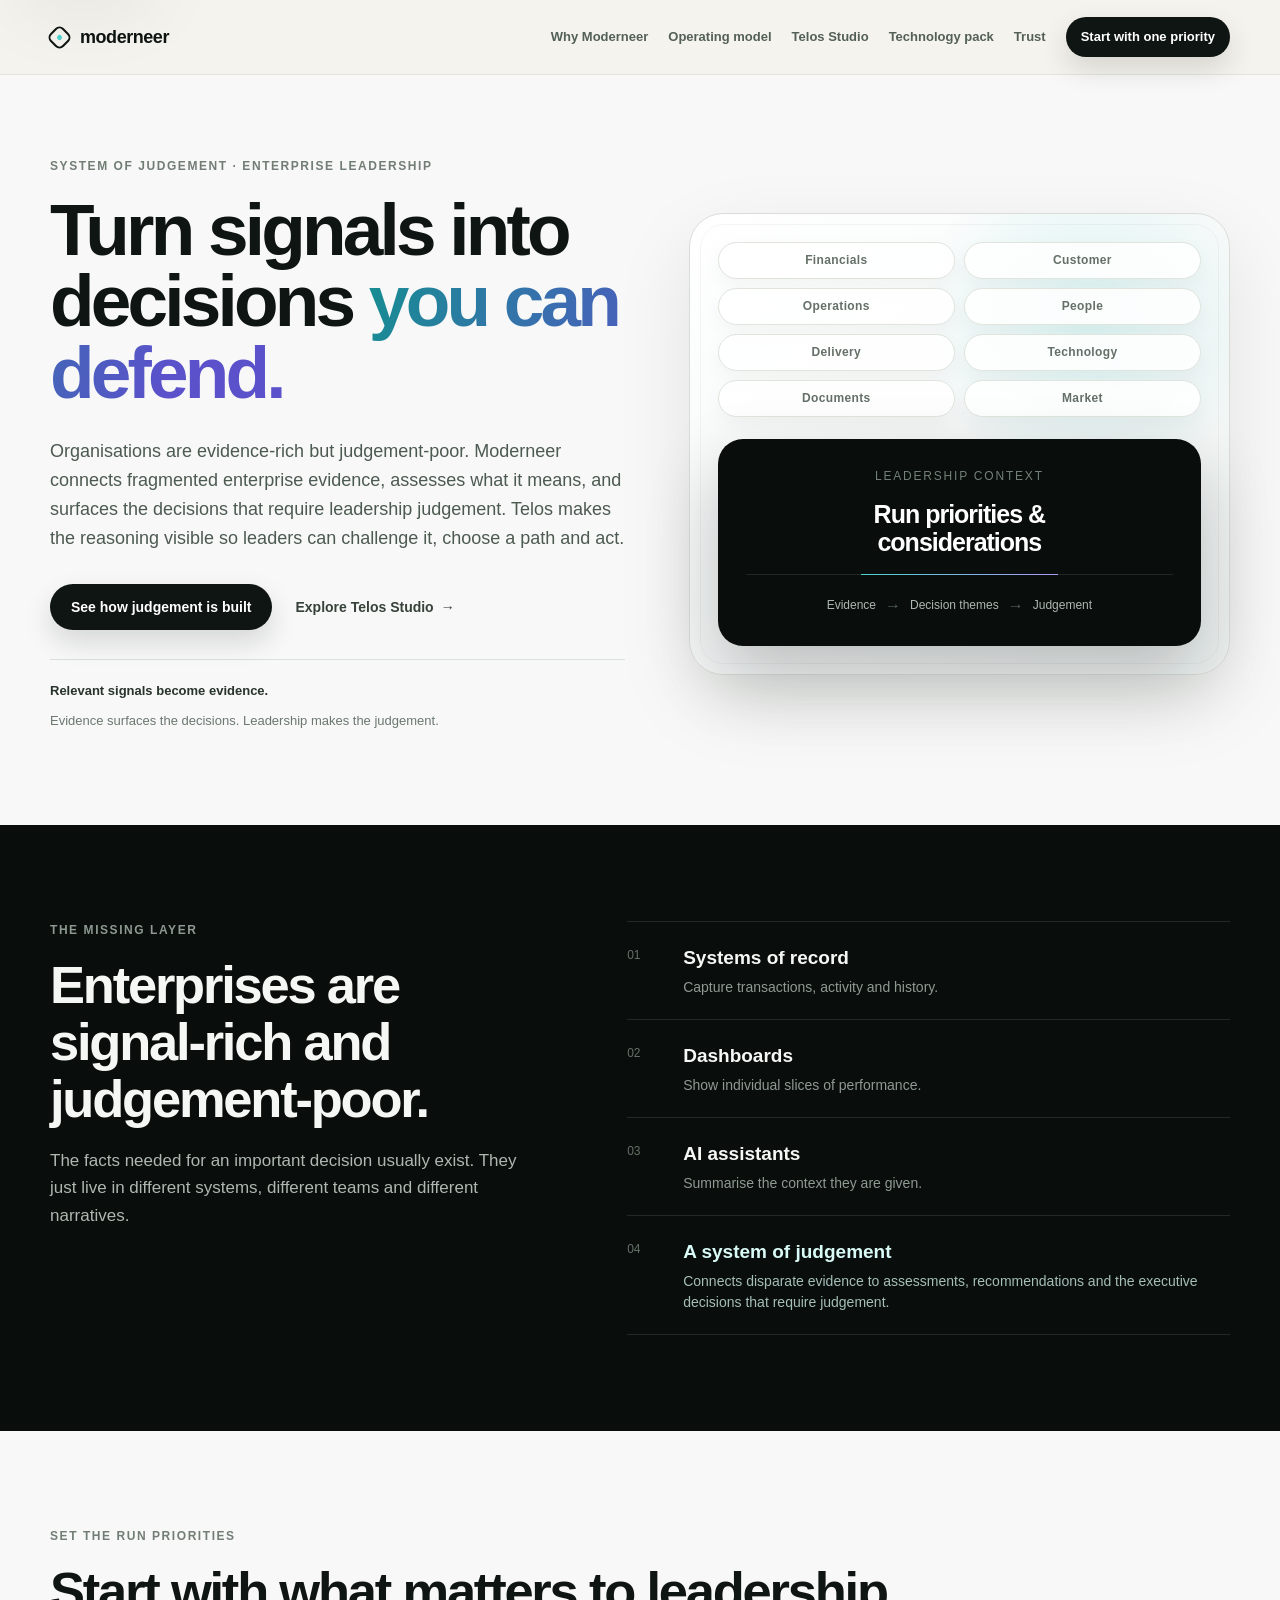
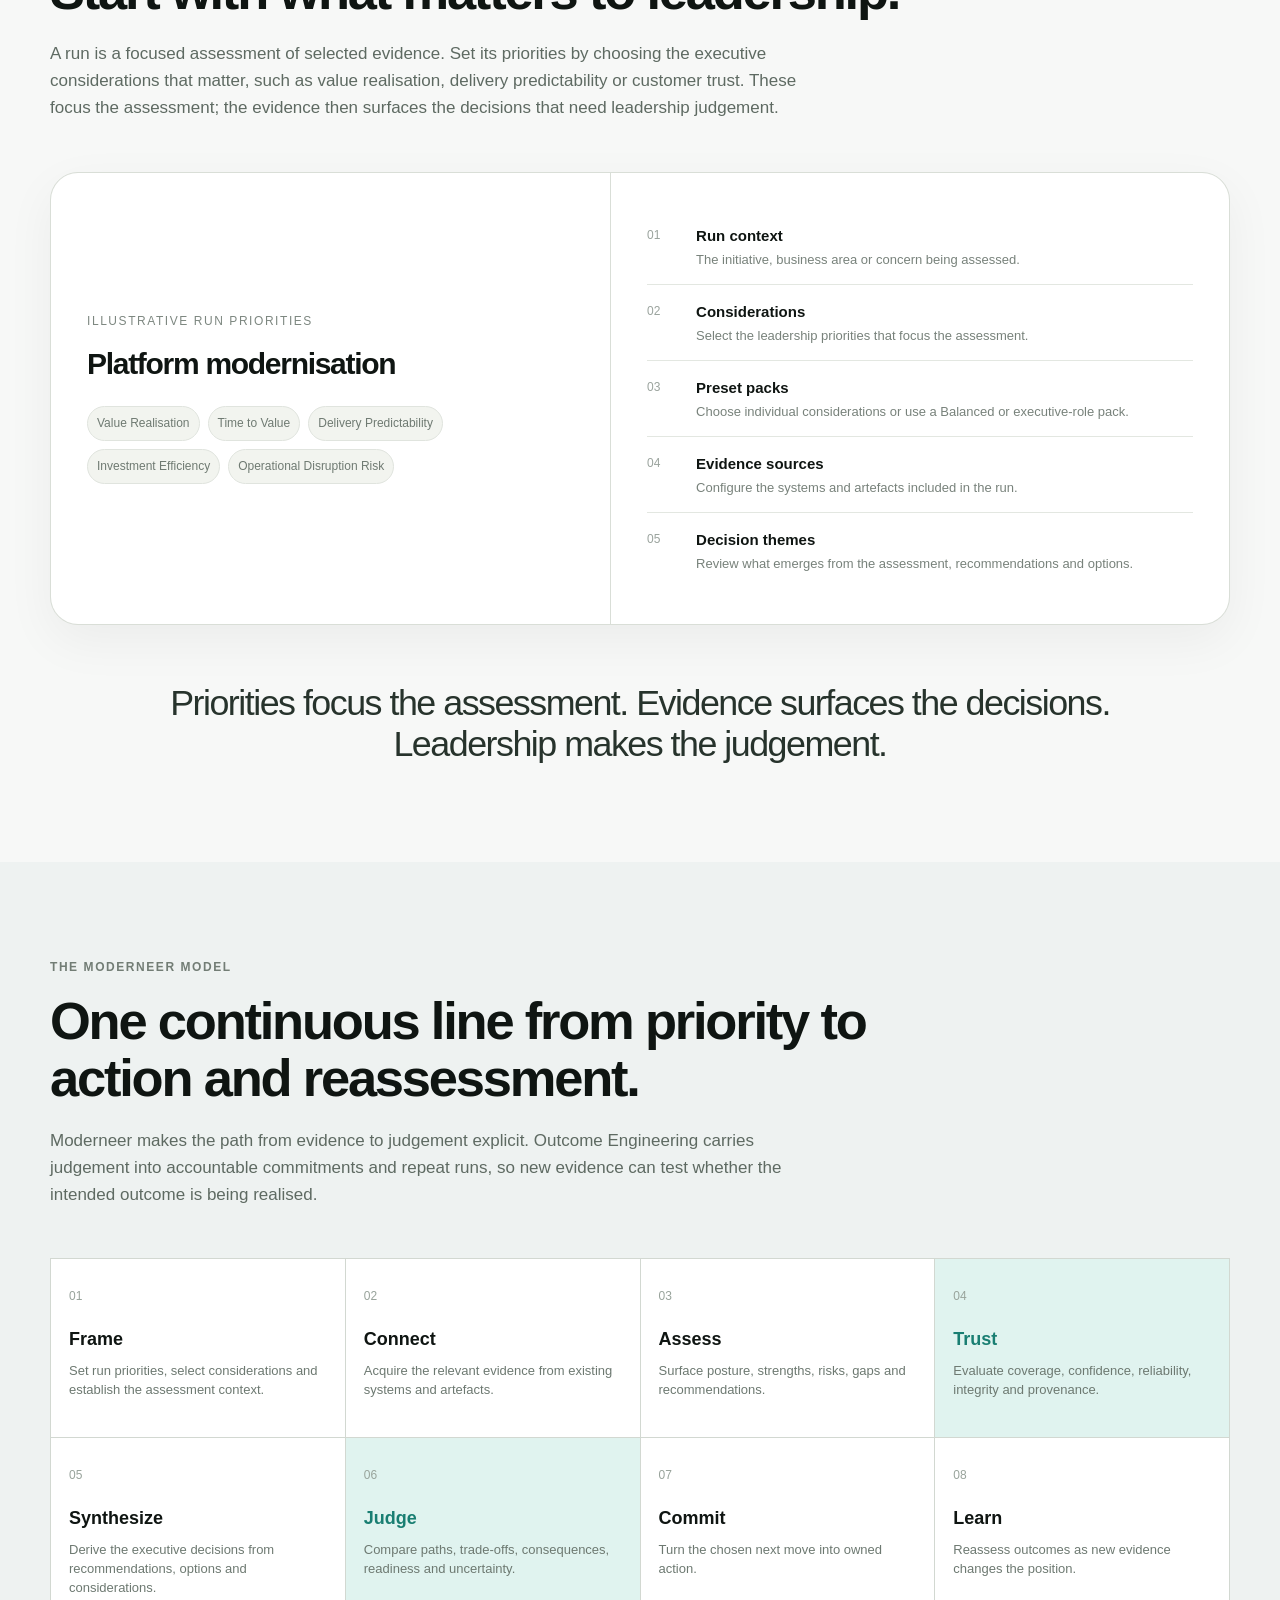
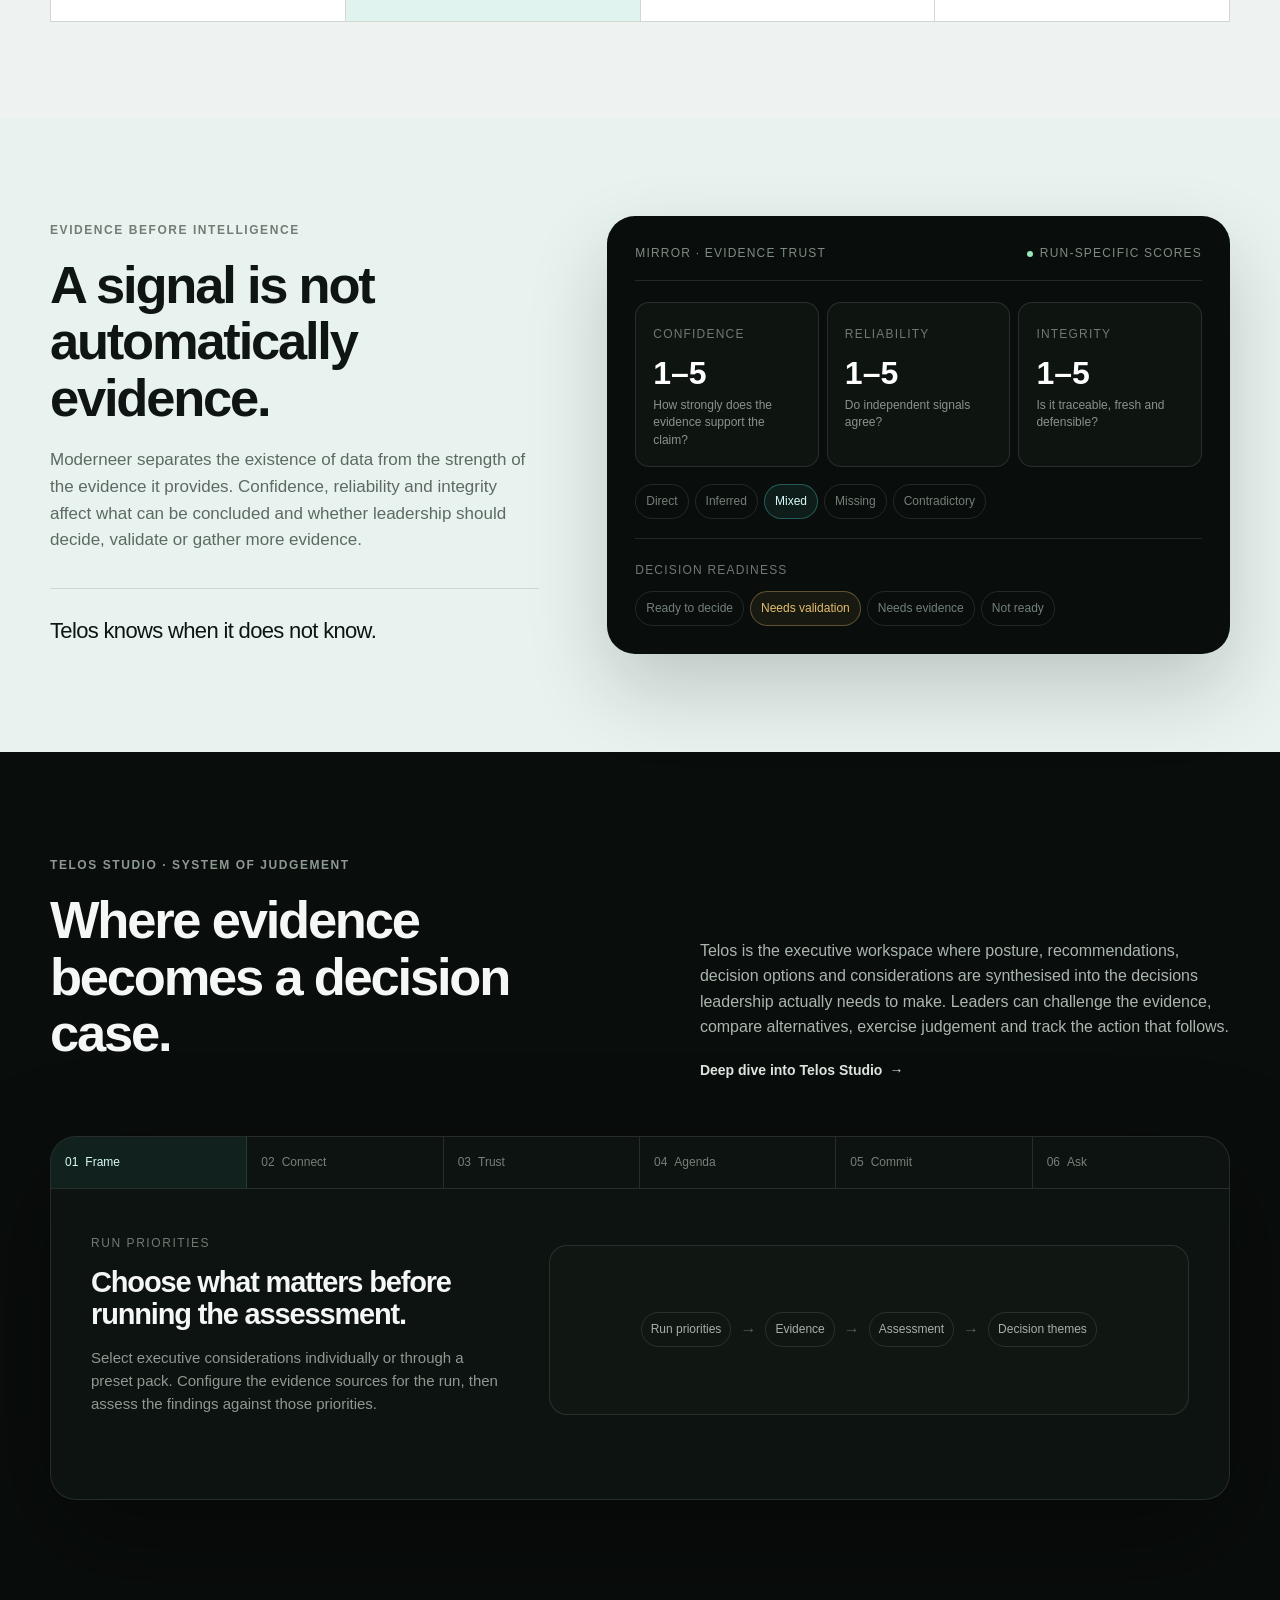
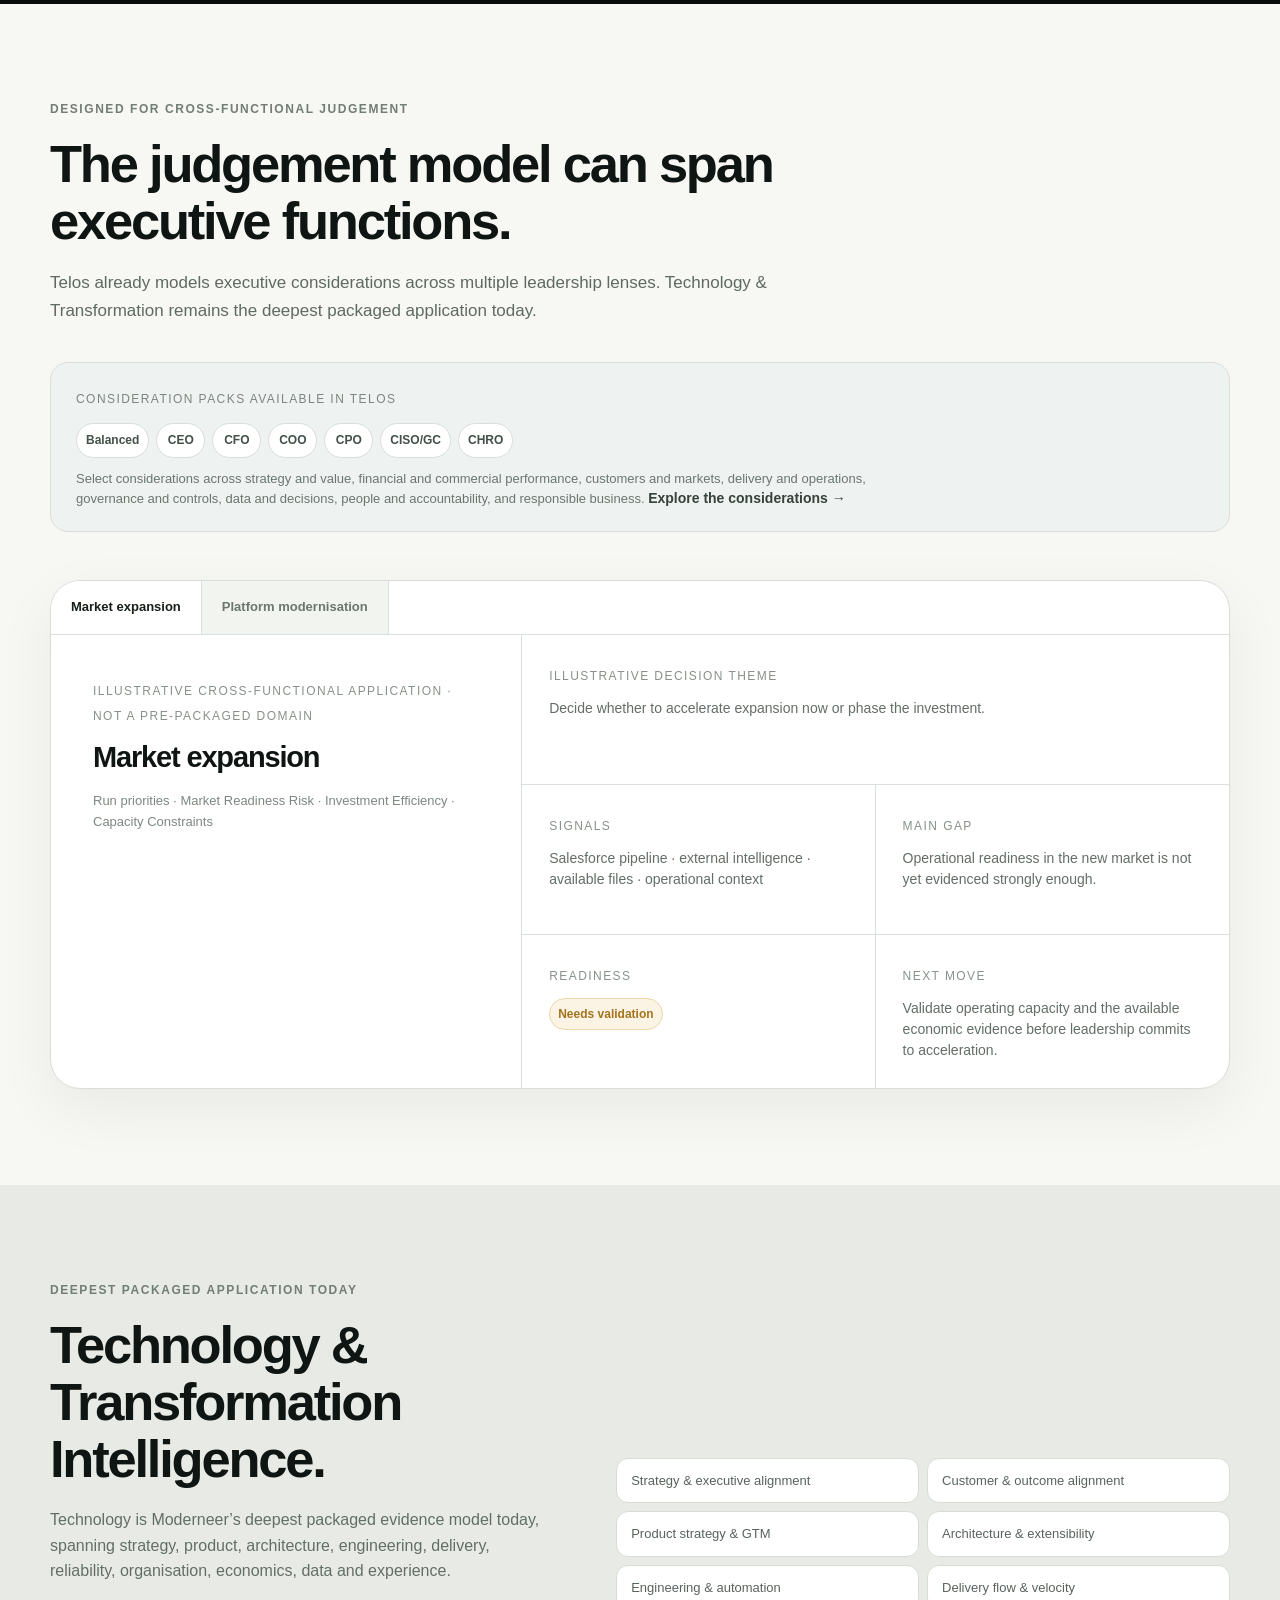
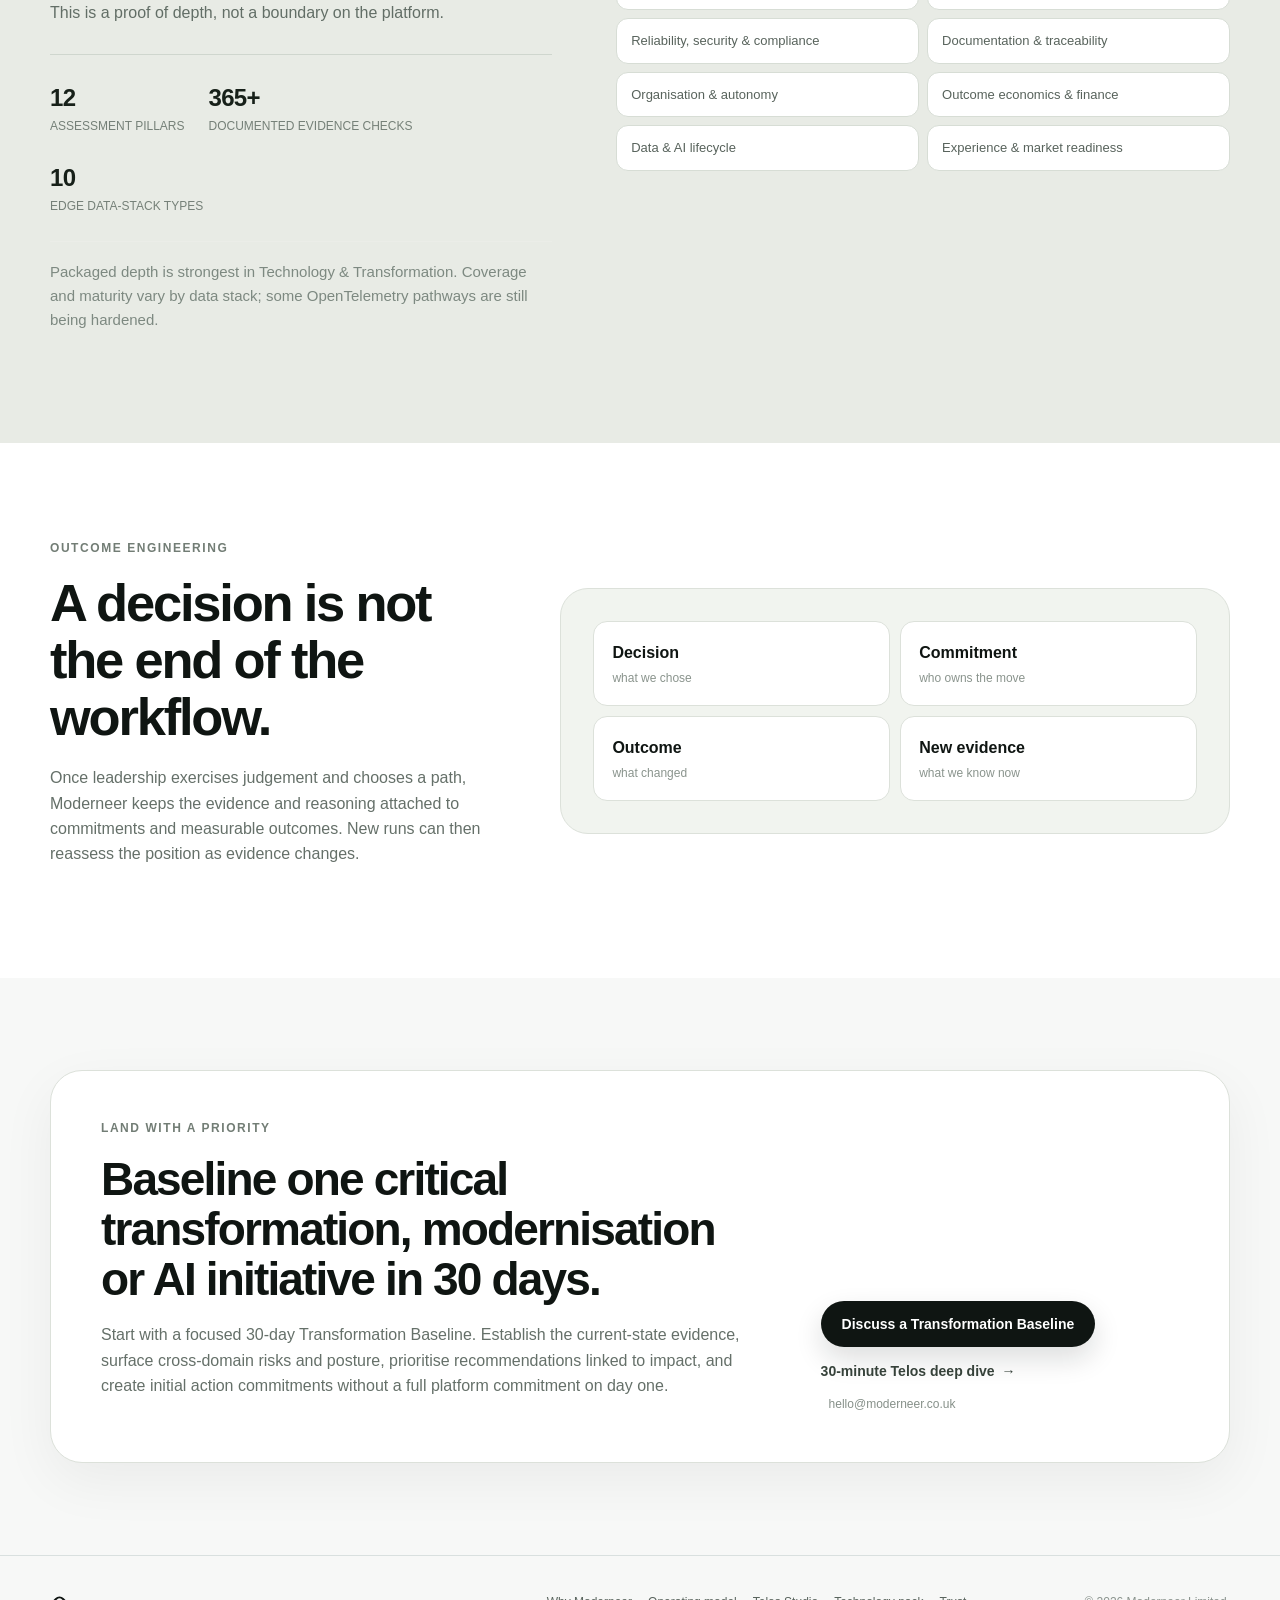
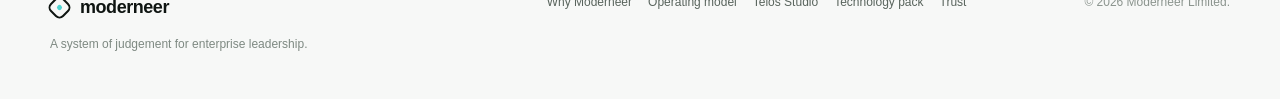
<file: index.html>
<!doctype html>
<!--
  Copyright (c) 2026 Moderneer Ltd.
  All rights reserved.

  Proprietary software.
  No licence or permission to use, copy,
  modify, redistribute or sublicense this
  software is granted except under an
  express written agreement with Moderneer Ltd.
-->
<html lang="en">
<head>
  <meta charset="utf-8">
  <meta name="viewport" content="width=device-width,initial-scale=1">
  <title>Moderneer — A System of Judgement for Enterprise Leadership</title>
  <meta name="description" content="Moderneer connects fragmented enterprise evidence, surfaces the decisions that require leadership judgement, and turns chosen actions into tracked commitments.">
<link rel="stylesheet" href="assets/css/styles.css">
  <link rel="icon" type="image/svg+xml" href="assets/images/favicon.svg">
  <link rel="canonical" href="https://moderneer.co.uk/">
  <meta property="og:type" content="website">
  <meta property="og:site_name" content="Moderneer">
  <meta property="og:title" content="Turn signals into decisions you can defend.">
  <meta property="og:description" content="A system of judgement for enterprise leadership: connect evidence, surface the decisions that matter, exercise judgement and track action.">
  <meta property="og:url" content="https://moderneer.co.uk/">
  <meta property="og:image" content="https://moderneer.co.uk/assets/images/social-preview.svg">
  <meta name="twitter:card" content="summary_large_image">
  <meta name="theme-color" content="#f7f8f7">
</head>
<body class="site home-page">
<a class="skip-link" href="#main">Skip to content</a>

<header class="site-header">
  <div class="shell header-inner">
    <a class="brand" href="#top" aria-label="Moderneer home"><span class="brand-mark"></span><span>moderneer</span></a>
    <nav class="desktop-nav" aria-label="Primary">
      <a href="#why">Why Moderneer</a>
      <a href="#model">Operating model</a>
      <a href="#telos">Telos Studio</a>
      <a href="#technology-pack">Technology pack</a>
      <a href="#trust">Trust</a>
      <a class="button button-dark button-small" href="#contact">Start with one priority</a>
    </nav>
    <button class="menu-button" type="button" aria-label="Open navigation" aria-expanded="false" data-nav-toggle>
      <span></span><span></span>
    </button>
  </div>
  <div class="mobile-nav" data-nav-panel hidden>
    <div class="shell mobile-nav-inner">
      <a href="#why">Why Moderneer</a>
      <a href="#model">Operating model</a>
      <a href="#telos">Telos Studio</a>
      <a href="#technology-pack">Technology pack</a>
      <a href="#trust">Trust</a>
      <a href="#contact">Start with one priority</a>
    </div>
  </div>
</header>

<main id="main">
  <section class="hero" id="top">
    <div class="shell hero-grid">
      <div class="hero-copy reveal">
        <div class="eyebrow">System of Judgement · Enterprise leadership</div>
        <h1>Turn signals into decisions <span class="accent-text">you can defend.</span></h1>
        <p class="hero-lede">Organisations are evidence-rich but judgement-poor. Moderneer connects fragmented enterprise evidence, assesses what it means, and surfaces the decisions that require leadership judgement. Telos makes the reasoning visible so leaders can challenge it, choose a path and act.</p>
        <div class="action-row">
          <a class="button button-dark" href="#model">See how judgement is built</a>
          <a class="text-link" href="#telos">Explore Telos Studio <span aria-hidden="true">→</span></a>
        </div>
        <div class="hero-principle"><strong>Relevant signals become evidence.</strong><span>Evidence surfaces the decisions. Leadership makes the judgement.</span></div>
      </div>

      <div class="hero-system reveal" aria-label="Enterprise signals become evidence, derived decision themes and leadership judgement">
        <div class="signal-cloud">
          <span style="--x:5%;--y:8%">Financials</span>
          <span style="--x:54%;--y:2%">Customer</span>
          <span style="--x:74%;--y:24%">Operations</span>
          <span style="--x:4%;--y:55%">People</span>
          <span style="--x:66%;--y:67%">Delivery</span>
          <span style="--x:10%;--y:82%">Technology</span>
          <span style="--x:48%;--y:89%">Documents</span>
          <span style="--x:79%;--y:88%">Market</span>
        </div>
        <div class="system-core">
          <small>LEADERSHIP CONTEXT</small>
          <b>Run priorities &amp; considerations</b>
          <div class="core-line"><span></span></div>
          <div class="core-stages"><span>Evidence</span><i>→</i><span>Decision themes</span><i>→</i><span>Judgement</span></div>
        </div>
      </div>
    </div>
  </section>

  <section class="dark-section" id="why">
    <div class="shell problem-grid">
      <div class="reveal">
        <div class="eyebrow eyebrow-light">The missing layer</div>
        <h2>Enterprises are signal-rich and judgement-poor.</h2>
        <p class="dark-lede">The facts needed for an important decision usually exist. They just live in different systems, different teams and different narratives.</p>
      </div>
      <div class="problem-stack reveal">
        <article><span>01</span><div><b>Systems of record</b><p>Capture transactions, activity and history.</p></div></article>
        <article><span>02</span><div><b>Dashboards</b><p>Show individual slices of performance.</p></div></article>
        <article><span>03</span><div><b>AI assistants</b><p>Summarise the context they are given.</p></div></article>
        <article class="highlight"><span>04</span><div><b>A system of judgement</b><p>Connects disparate evidence to assessments, recommendations and the executive decisions that require judgement.</p></div></article>
      </div>
    </div>
  </section>

  <section class="section decision-first" id="model">
    <div class="shell">
      <div class="section-intro reveal">
        <div class="eyebrow">Set the run priorities</div>
        <h2>Start with what matters to leadership.</h2>
        <p>A run is a focused assessment of selected evidence. Set its priorities by choosing the executive considerations that matter, such as value realisation, delivery predictability or customer trust. These focus the assessment; the evidence then surfaces the decisions that need leadership judgement.</p>
      </div>

      <div class="scope-board reveal">
        <div class="scope-question">
          <small>ILLUSTRATIVE RUN PRIORITIES</small>
          <h3>Platform modernisation</h3>
          <div class="scope-meta"><span>Value Realisation</span><span>Time to Value</span><span>Delivery Predictability</span><span>Investment Efficiency</span><span>Operational Disruption Risk</span></div>
        </div>
        <div class="scope-fields">
          <article><span>01</span><div><b>Run context</b><p>The initiative, business area or concern being assessed.</p></div></article>
          <article><span>02</span><div><b>Considerations</b><p>Select the leadership priorities that focus the assessment.</p></div></article>
          <article><span>03</span><div><b>Preset packs</b><p>Choose individual considerations or use a Balanced or executive-role pack.</p></div></article>
          <article><span>04</span><div><b>Evidence sources</b><p>Configure the systems and artefacts included in the run.</p></div></article>
          <article><span>05</span><div><b>Decision themes</b><p>Review what emerges from the assessment, recommendations and options.</p></div></article>
        </div>
      </div>
      <blockquote class="decision-rule reveal">Priorities focus the assessment. Evidence surfaces the decisions. Leadership makes the judgement.</blockquote>
    </div>
  </section>

  <section class="section loop-section">
    <div class="shell">
      <div class="section-intro reveal">
        <div class="eyebrow">The Moderneer model</div>
        <h2>One continuous line from priority to action and reassessment.</h2>
        <p>Moderneer makes the path from evidence to judgement explicit. Outcome Engineering carries judgement into accountable commitments and repeat runs, so new evidence can test whether the intended outcome is being realised.</p>
      </div>
      <div class="decision-loop reveal" aria-label="Frame, Connect, Assess, Trust, Synthesize, Judge, Commit, Learn">
        <article><span>01</span><b>Frame</b><p>Set run priorities, select considerations and establish the assessment context.</p></article>
        <article><span>02</span><b>Connect</b><p>Acquire the relevant evidence from existing systems and artefacts.</p></article>
        <article><span>03</span><b>Assess</b><p>Surface posture, strengths, risks, gaps and recommendations.</p></article>
        <article class="loop-focus"><span>04</span><b>Trust</b><p>Evaluate coverage, confidence, reliability, integrity and provenance.</p></article>
        <article><span>05</span><b>Synthesize</b><p>Derive the executive decisions from recommendations, options and considerations.</p></article>
        <article class="loop-focus"><span>06</span><b>Judge</b><p>Compare paths, trade-offs, consequences, readiness and uncertainty.</p></article>
        <article><span>07</span><b>Commit</b><p>Turn the chosen next move into owned action.</p></article>
        <article><span>08</span><b>Learn</b><p>Reassess outcomes as new evidence changes the position.</p></article>
      </div>
    </div>
  </section>

  <section class="trust-section" id="trust">
    <div class="shell trust-grid">
      <div class="reveal">
        <div class="eyebrow">Evidence before intelligence</div>
        <h2>A signal is not automatically evidence.</h2>
        <p>Moderneer separates the existence of data from the strength of the evidence it provides. Confidence, reliability and integrity affect what can be concluded and whether leadership should decide, validate or gather more evidence.</p>
        <div class="trust-quote">Telos knows when it does not know.</div>
      </div>
      <div class="mirror-card reveal">
        <div class="mirror-top"><span>Mirror · evidence trust</span><span class="live-dot">run-specific scores</span></div>
        <div class="trust-dimensions">
          <article><small>CONFIDENCE</small><strong>1–5</strong><p>How strongly does the evidence support the claim?</p></article>
          <article><small>RELIABILITY</small><strong>1–5</strong><p>Do independent signals agree?</p></article>
          <article><small>INTEGRITY</small><strong>1–5</strong><p>Is it traceable, fresh and defensible?</p></article>
        </div>
        <div class="evidence-state"><span>Direct</span><span>Inferred</span><span class="selected">Mixed</span><span>Missing</span><span>Contradictory</span></div>
        <div class="readiness-state"><small>DECISION READINESS</small><div><span>Ready to decide</span><span class="selected amber">Needs validation</span><span>Needs evidence</span><span>Not ready</span></div></div>
      </div>
    </div>
  </section>

  <section class="telos-section" id="telos">
    <div class="shell">
      <div class="telos-heading reveal">
        <div>
          <div class="eyebrow eyebrow-light">Telos Studio · System of Judgement</div>
          <h2>Where evidence becomes a decision case.</h2>
        </div>
        <div>
          <p>Telos is the executive workspace where posture, recommendations, decision options and considerations are synthesised into the decisions leadership actually needs to make. Leaders can challenge the evidence, compare alternatives, exercise judgement and track the action that follows.</p>
          <a class="text-link text-link-light" href="telos.html">Deep dive into Telos Studio <span aria-hidden="true">→</span></a>
        </div>
      </div>

      <div class="journey-window reveal">
        <div class="journey-nav">
          <button class="active" data-journey="scope"><span>01</span>Frame</button>
          <button data-journey="connect"><span>02</span>Connect</button>
          <button data-journey="trust"><span>03</span>Trust</button>
          <button data-journey="decide"><span>04</span>Agenda</button>
          <button data-journey="commit"><span>05</span>Commit</button>
          <button data-journey="ask"><span>06</span>Ask</button>
        </div>
        <div class="journey-panels">
          <article class="journey-panel active" data-journey-panel="scope">
            <div><small>RUN PRIORITIES</small><h3>Choose what matters before running the assessment.</h3><p>Select executive considerations individually or through a preset pack. Configure the evidence sources for the run, then assess the findings against those priorities.</p></div>
            <div class="scope-mini"><span>Run priorities</span><i>→</i><span>Evidence</span><i>→</i><span>Assessment</span><i>→</i><span>Decision themes</span></div>
          </article>
          <article class="journey-panel" data-journey-panel="connect">
            <div><small>EVIDENCE ACQUISITION</small><h3>Bring together the evidence relevant to the run.</h3><p>Edge currently models ten data-stack types across source control, work management, knowledge, delivery, service, CRM, files, cloud cost, observability and external context. Coverage varies by source and deployment; systems of record remain authoritative.</p></div>
            <div class="connector-cloud"><span>Salesforce</span><span>Jira</span><span>Confluence</span><span>Source control</span><span>CI/CD</span><span>OpenTelemetry</span><span>ServiceNow</span><span>Cloud & cost</span><span>External intelligence</span><span>Files</span></div>
          </article>
          <article class="journey-panel" data-journey-panel="trust">
            <div><small>MIRROR</small><h3>Know how much of the answer the evidence can support.</h3><p>Coverage, confidence, reliability, integrity, provenance and contradictions are visible before certainty is implied.</p></div>
            <div class="mini-gauges"><span style="--v:72%"><b>Company trust</b><i></i></span><span style="--v:84%"><b>Run trust</b><i></i></span></div>
          </article>
          <article class="journey-panel" data-journey-panel="decide">
            <div><small>DECISION AGENDA</small><h3>Surface the decisions the evidence says leadership needs to make.</h3><p>Telos synthesises recommendations, decision options and executive considerations into decision themes with why now, evidence basis, readiness, alternatives, trade-offs and the next defensible move.</p></div>
            <div class="decision-mini"><span class="critical">Critical</span><span class="validation">Needs validation</span><b>Decide whether to accelerate expansion now or phase the investment.</b><p>Derived next move: validate operating capacity before full commitment.</p></div>
          </article>
          <article class="journey-panel" data-journey-panel="commit">
            <div><small>COMMITMENTS</small><h3>Turn judgement into owned action.</h3><p>Recommendations can become explicit commitments with people and dates, so the decision leaves the meeting with accountability attached.</p></div>
            <div class="commit-mini"><span><b>Owner</b>COO</span><span><b>Commit by</b>15 Nov</span><span><b>Status</b>Committed</span></div>
          </article>
          <article class="journey-panel" data-journey-panel="ask">
            <div><small>ASK THE RUN CONTEXT</small><h3>Explore the evidence without detaching the answer from the run.</h3><p>Contextual Q&A, collaboration, participants and mentions let leaders interrogate the evidence and reasoning in natural language.</p></div>
            <div class="ask-mini"><p>What evidence most weakens the case for accelerating now?</p><span>Answer from this run →</span></div>
          </article>
        </div>
      </div>
    </div>
  </section>

  <section class="section examples-section">
    <div class="shell">
      <div class="section-intro reveal">
        <div class="eyebrow">Designed for cross-functional judgement</div>
        <h2>The judgement model can span executive functions.</h2>
        <p>Telos already models executive considerations across multiple leadership lenses. Technology & Transformation remains the deepest packaged application today.</p>
      </div>

      <div class="executive-lenses reveal">
        <small>CONSIDERATION PACKS AVAILABLE IN TELOS</small>
        <div><span>Balanced</span><span>CEO</span><span>CFO</span><span>COO</span><span>CPO</span><span>CISO/GC</span><span>CHRO</span></div>
        <p>Select considerations across strategy and value, financial and commercial performance, customers and markets, delivery and operations, governance and controls, data and decisions, people and accountability, and responsible business. <a class="text-link" href="telos.html#considerations">Explore the considerations →</a></p>
      </div>

      <div class="decision-demo reveal">
        <div class="case-tabs" role="tablist" aria-label="Illustrative decision examples">
          <button class="active" role="tab" aria-selected="true" data-case="growth">Market expansion</button>
          <button role="tab" aria-selected="false" data-case="technology">Platform modernisation</button>
        </div>
        <div class="case-body">
          <div class="case-question"><small>ILLUSTRATIVE CROSS-FUNCTIONAL APPLICATION · NOT A PRE-PACKAGED DOMAIN</small><h3 data-case-title>Market expansion</h3><p data-case-priorities>Run priorities · Market Readiness Risk · Investment Efficiency · Capacity Constraints</p></div>
          <div class="case-grid">
            <div><small>ILLUSTRATIVE DECISION THEME</small><p data-case-theme>Decide whether to accelerate expansion now or phase the investment.</p></div>
            <div><small>SIGNALS</small><p data-case-signals>Salesforce pipeline · external intelligence · available files · operational context</p></div>
            <div><small>MAIN GAP</small><p data-case-gap>Operational readiness in the new market is not yet evidenced strongly enough.</p></div>
            <div><small>READINESS</small><p><span class="case-readiness" data-case-readiness>Needs validation</span></p></div>
            <div><small>NEXT MOVE</small><p data-case-next>Validate operating capacity and the available economic evidence before leadership commits to acceleration.</p></div>
          </div>
        </div>
      </div>
    </div>
  </section>

  <section class="section technology-section" id="technology-pack">
    <div class="shell technology-grid">
      <div class="reveal">
        <div class="eyebrow">Deepest packaged application today</div>
        <h2>Technology & Transformation Intelligence.</h2>
        <p>Technology is Moderneer’s deepest packaged evidence model today, spanning strategy, product, architecture, engineering, delivery, reliability, organisation, economics, data and experience.</p>
        <p>This is a proof of depth, not a boundary on the platform.</p>
        <div class="technology-proof"><span><strong>12</strong> assessment pillars</span><span><strong>365+</strong> documented evidence checks</span><span><strong>10</strong> Edge data-stack types</span></div>
        <p class="deep-note">Packaged depth is strongest in Technology &amp; Transformation. Coverage and maturity vary by data stack; some OpenTelemetry pathways are still being hardened.</p>
      </div>
      <div class="pillar-field reveal" aria-label="Technology and Transformation Intelligence pillars">
        <span>Strategy & executive alignment</span><span>Customer & outcome alignment</span><span>Product strategy & GTM</span><span>Architecture & extensibility</span><span>Engineering & automation</span><span>Delivery flow & velocity</span><span>Reliability, security & compliance</span><span>Documentation & traceability</span><span>Organisation & autonomy</span><span>Outcome economics & finance</span><span>Data & AI lifecycle</span><span>Experience & market readiness</span>
      </div>
    </div>
  </section>

  <section class="section outcome-section">
    <div class="shell outcome-grid">
      <div class="reveal">
        <div class="eyebrow">Outcome Engineering</div>
        <h2>A decision is not the end of the workflow.</h2>
        <p>Once leadership exercises judgement and chooses a path, Moderneer keeps the evidence and reasoning attached to commitments and measurable outcomes. New runs can then reassess the position as evidence changes.</p>
      </div>
      <div class="outcome-loop reveal" aria-label="Decision, commitment, outcome, new evidence">
        <span><b>Decision</b><small>what we chose</small></span><i>→</i><span><b>Commitment</b><small>who owns the move</small></span><i>→</i><span><b>Outcome</b><small>what changed</small></span><i>→</i><span><b>New evidence</b><small>what we know now</small></span>
      </div>
    </div>
  </section>

  <section class="contact-section" id="contact">
    <div class="shell contact-card reveal">
      <div>
        <div class="eyebrow">Land with a priority</div>
        <h2>Baseline one critical transformation, modernisation or AI initiative in 30 days.</h2>
        <p>Start with a focused 30-day Transformation Baseline. Establish the current-state evidence, surface cross-domain risks and posture, prioritise recommendations linked to impact, and create initial action commitments without a full platform commitment on day one.</p>
      </div>
      <div class="contact-action">
        <a class="button button-dark" href="mailto:hello@moderneer.co.uk?subject=30-day%20Transformation%20Baseline">Discuss a Transformation Baseline</a>
        <a class="text-link" href="telos.html">30-minute Telos deep dive <span aria-hidden="true">→</span></a>
        <span>hello@moderneer.co.uk</span>
      </div>
    </div>
  </section>
</main>

<footer class="site-footer">
  <div class="shell footer-grid">
    <div><a class="brand" href="#top"><span class="brand-mark"></span><span>moderneer</span></a><p>A system of judgement for enterprise leadership.</p></div>
    <div class="footer-links"><a href="#why">Why Moderneer</a><a href="#model">Operating model</a><a href="#telos">Telos Studio</a><a href="#technology-pack">Technology pack</a><a href="#trust">Trust</a></div>
    <div class="footer-meta">© 2026 Moderneer Limited.</div>
  </div>
</footer>

<script src="assets/js/app.js"></script>
</body>
</html>
</file>
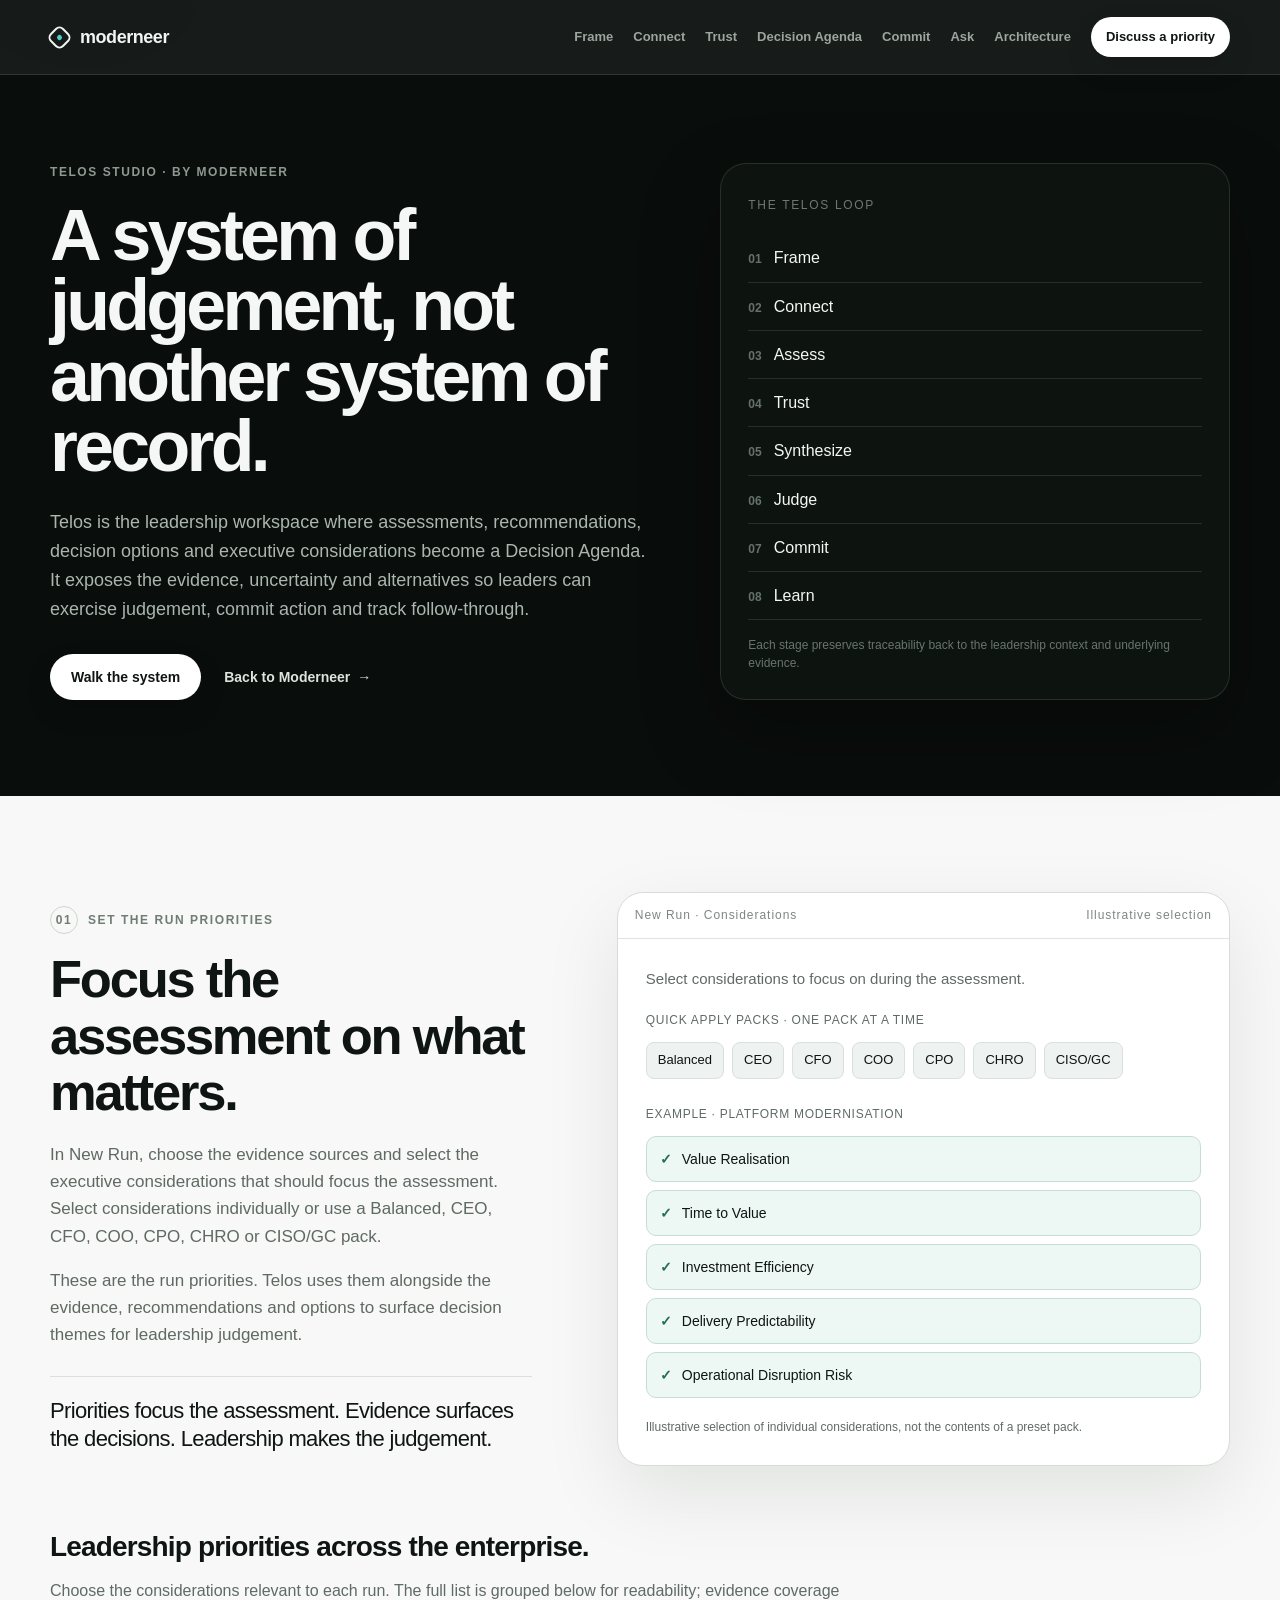
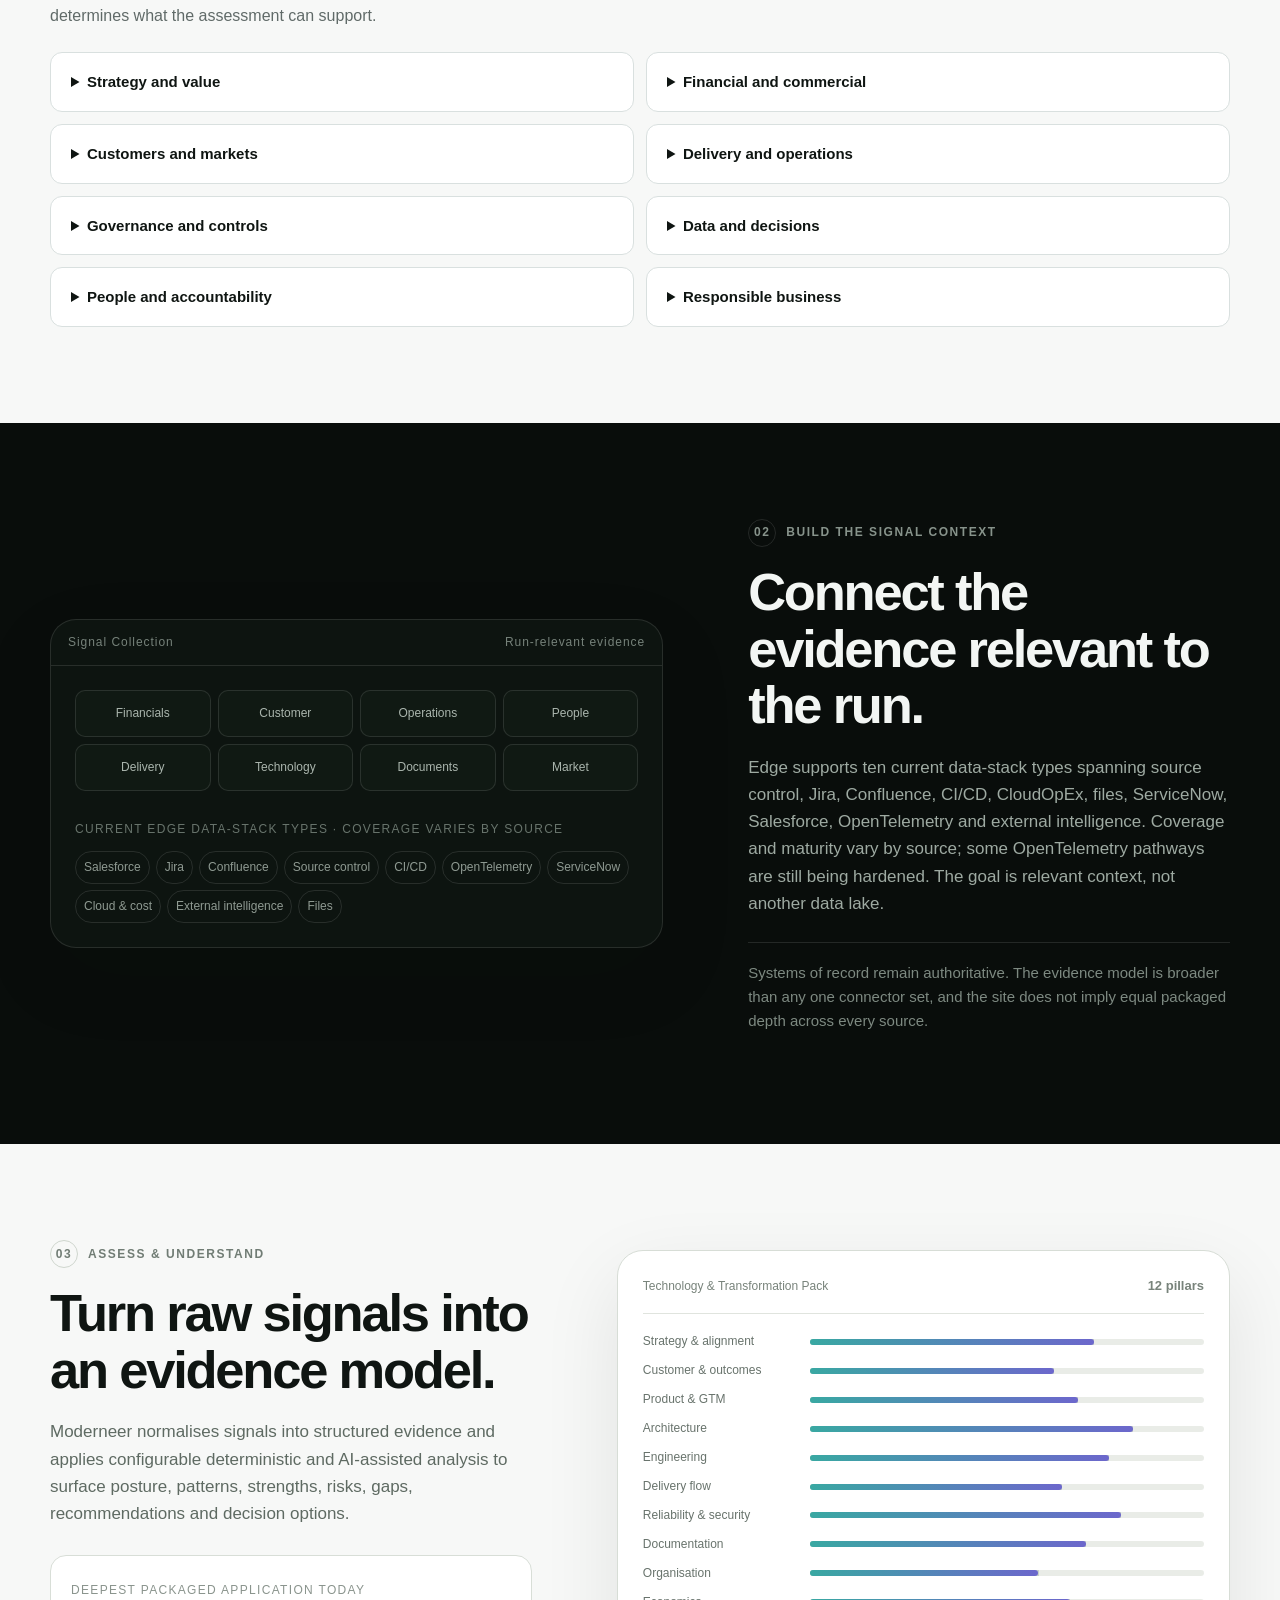
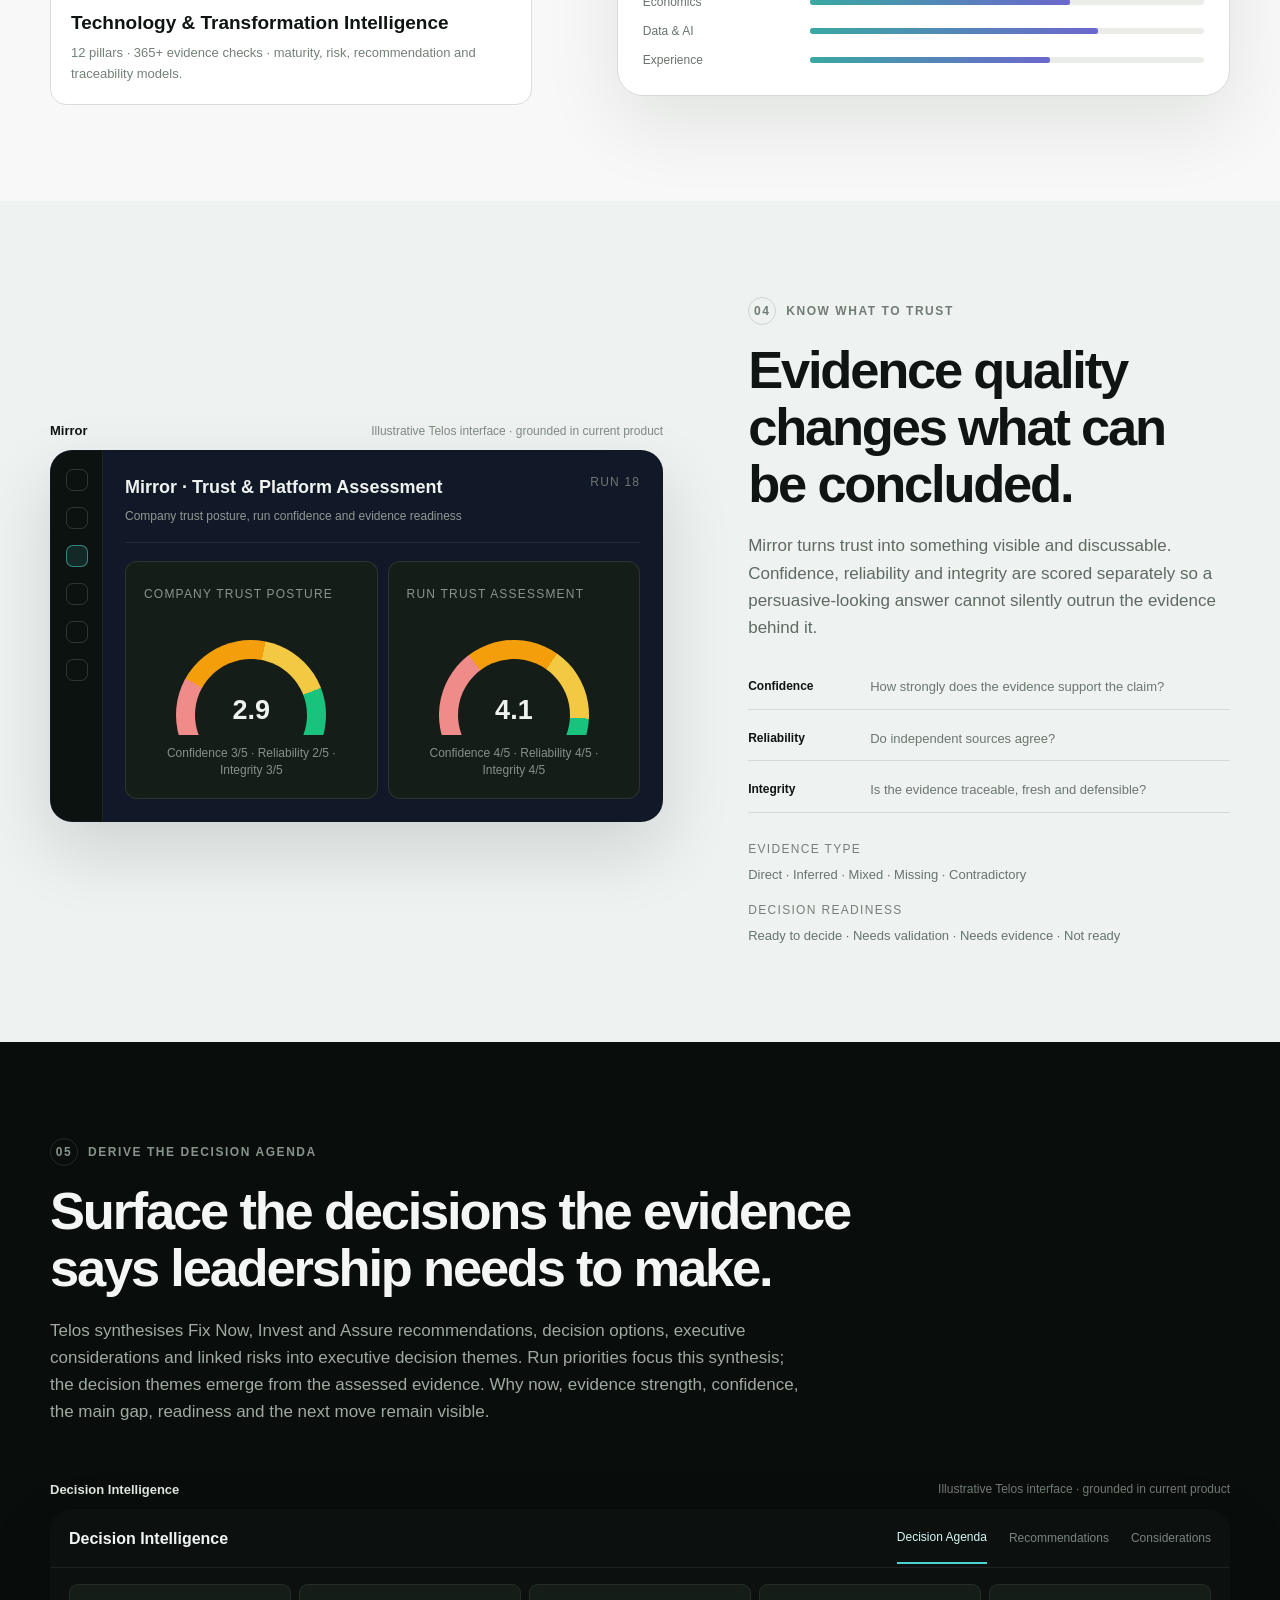
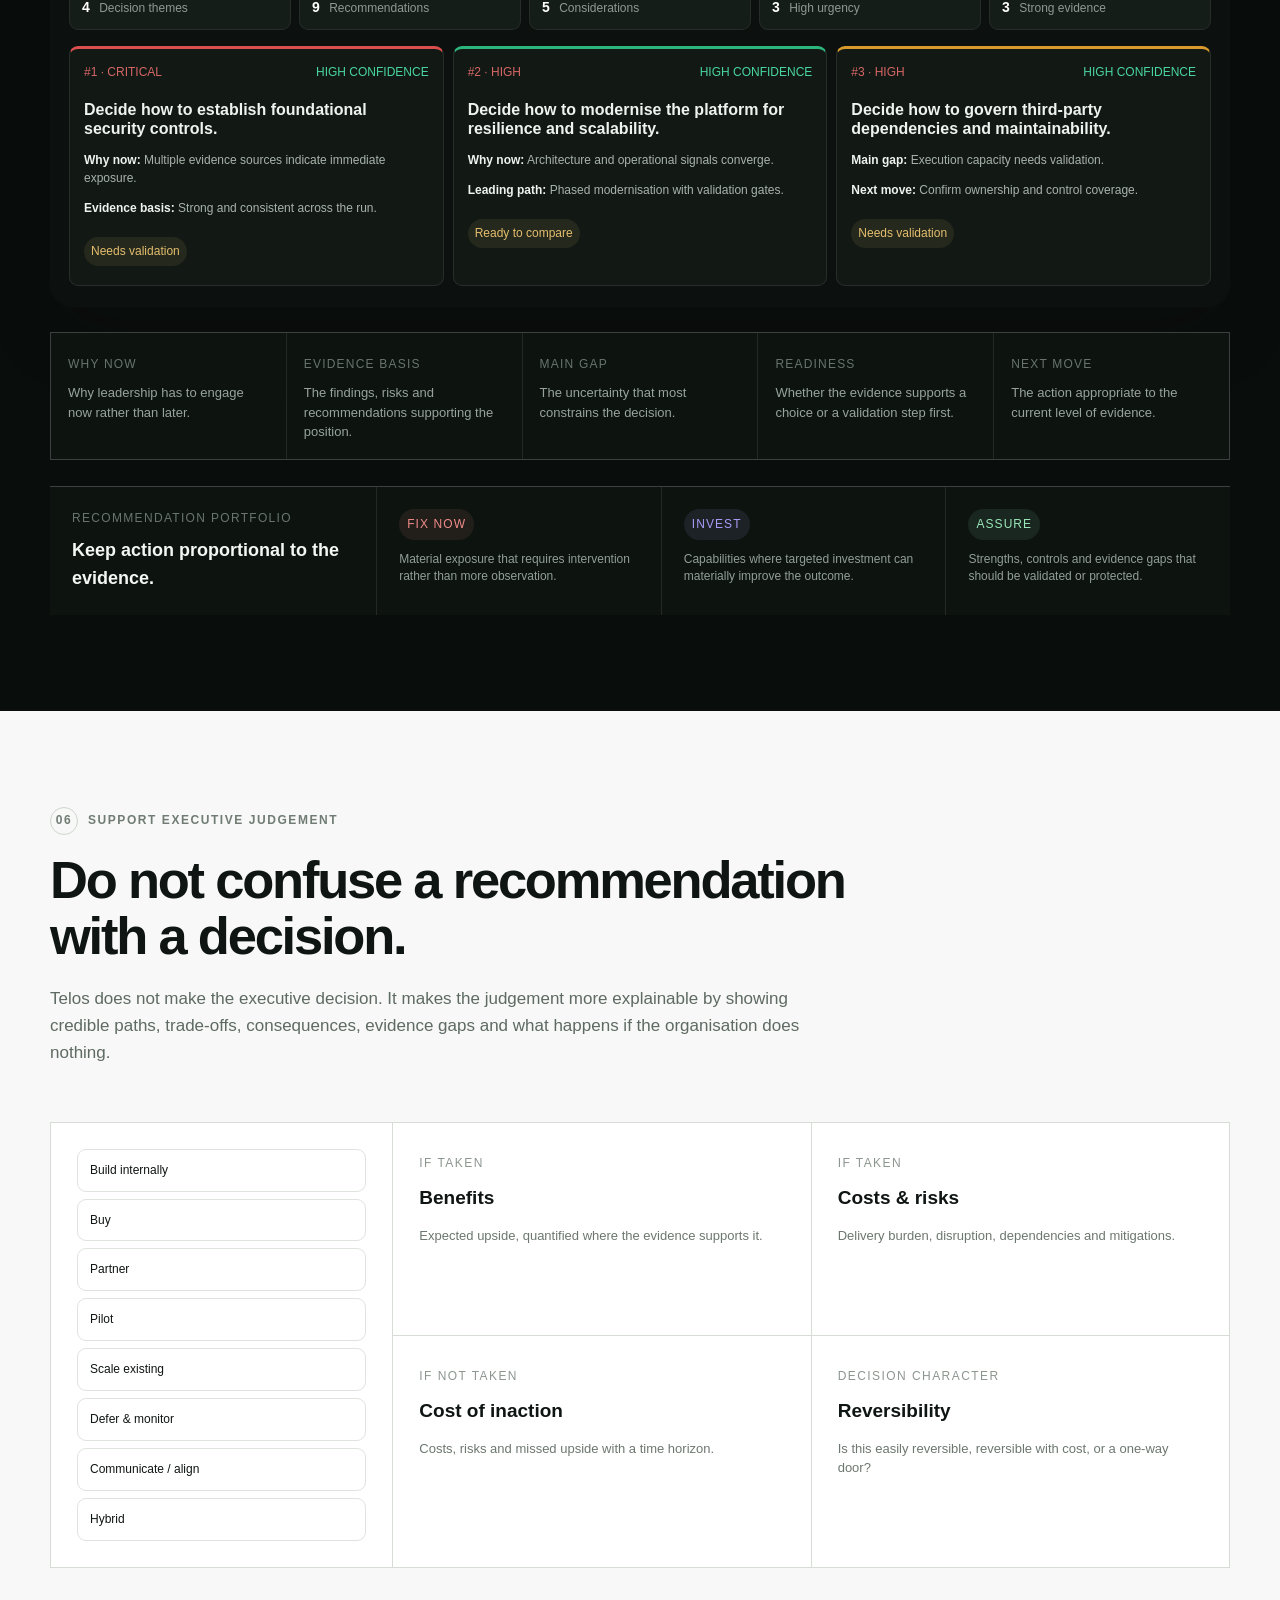
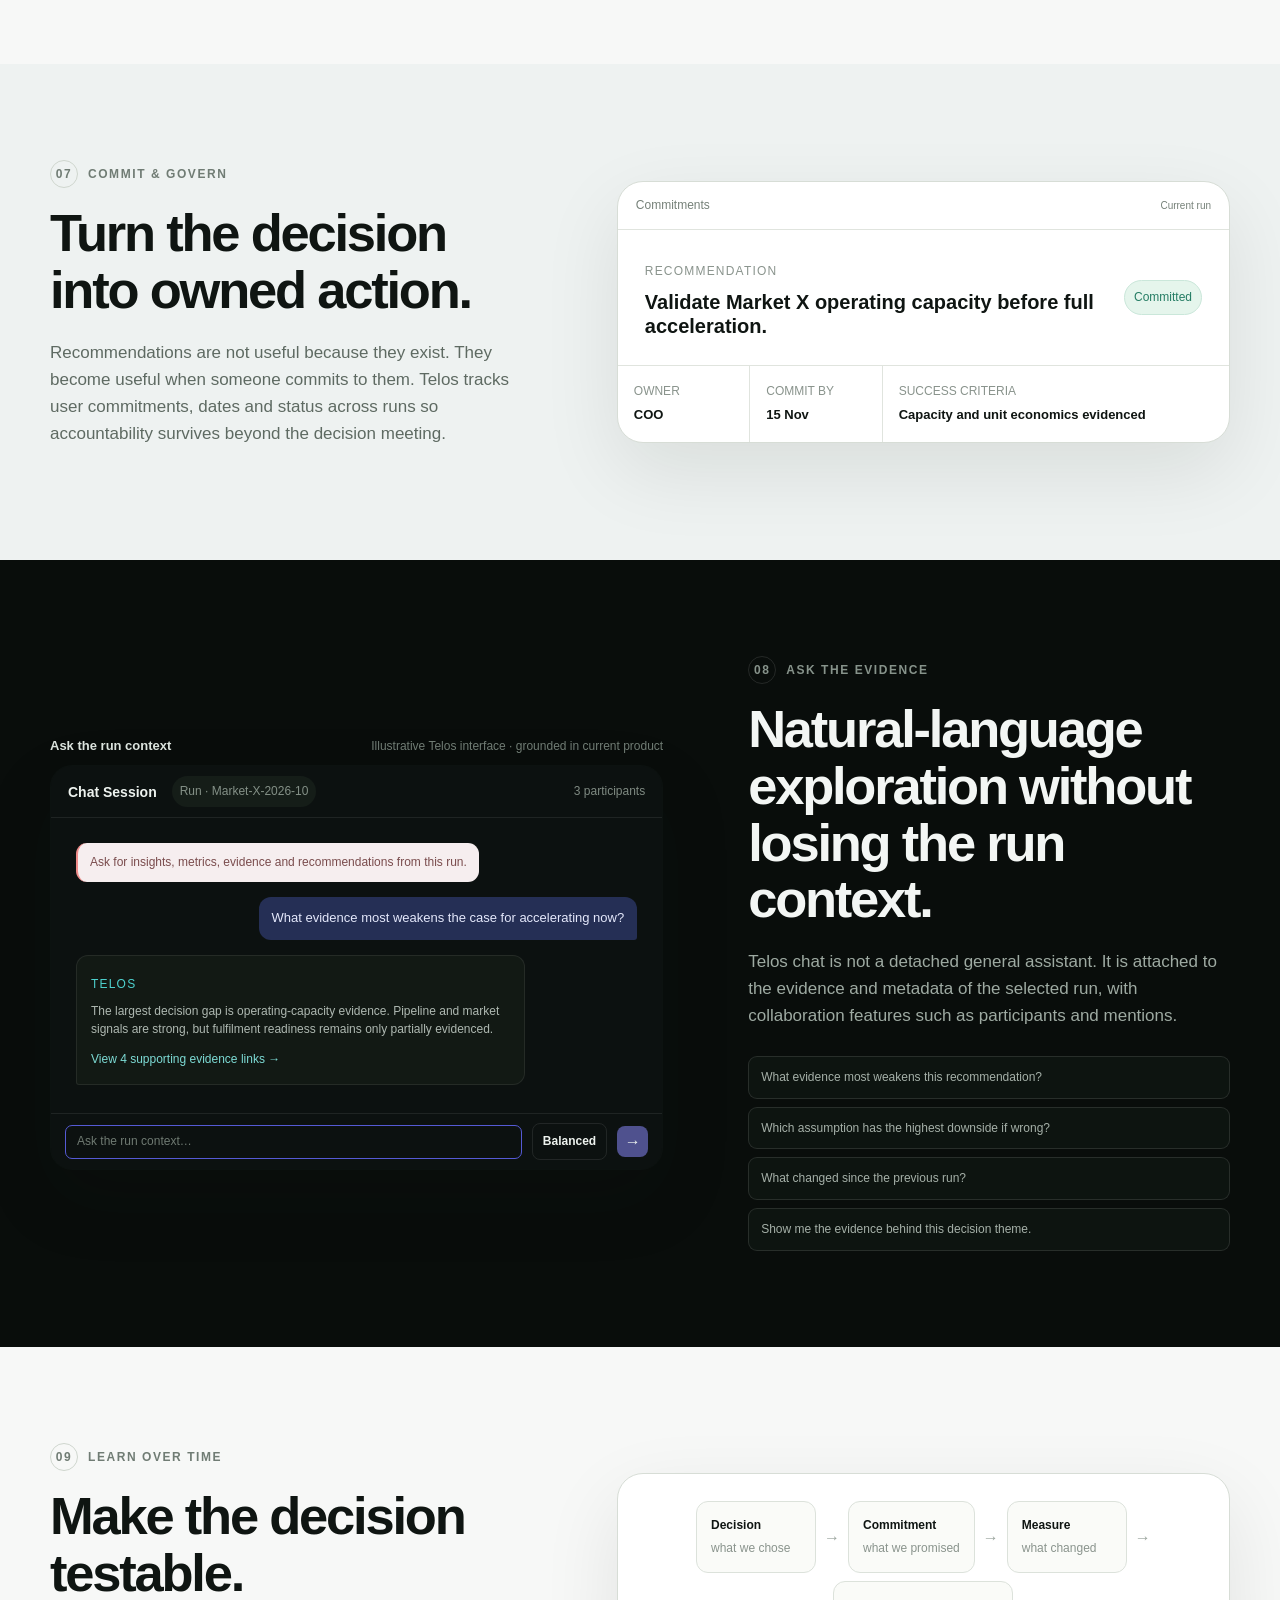
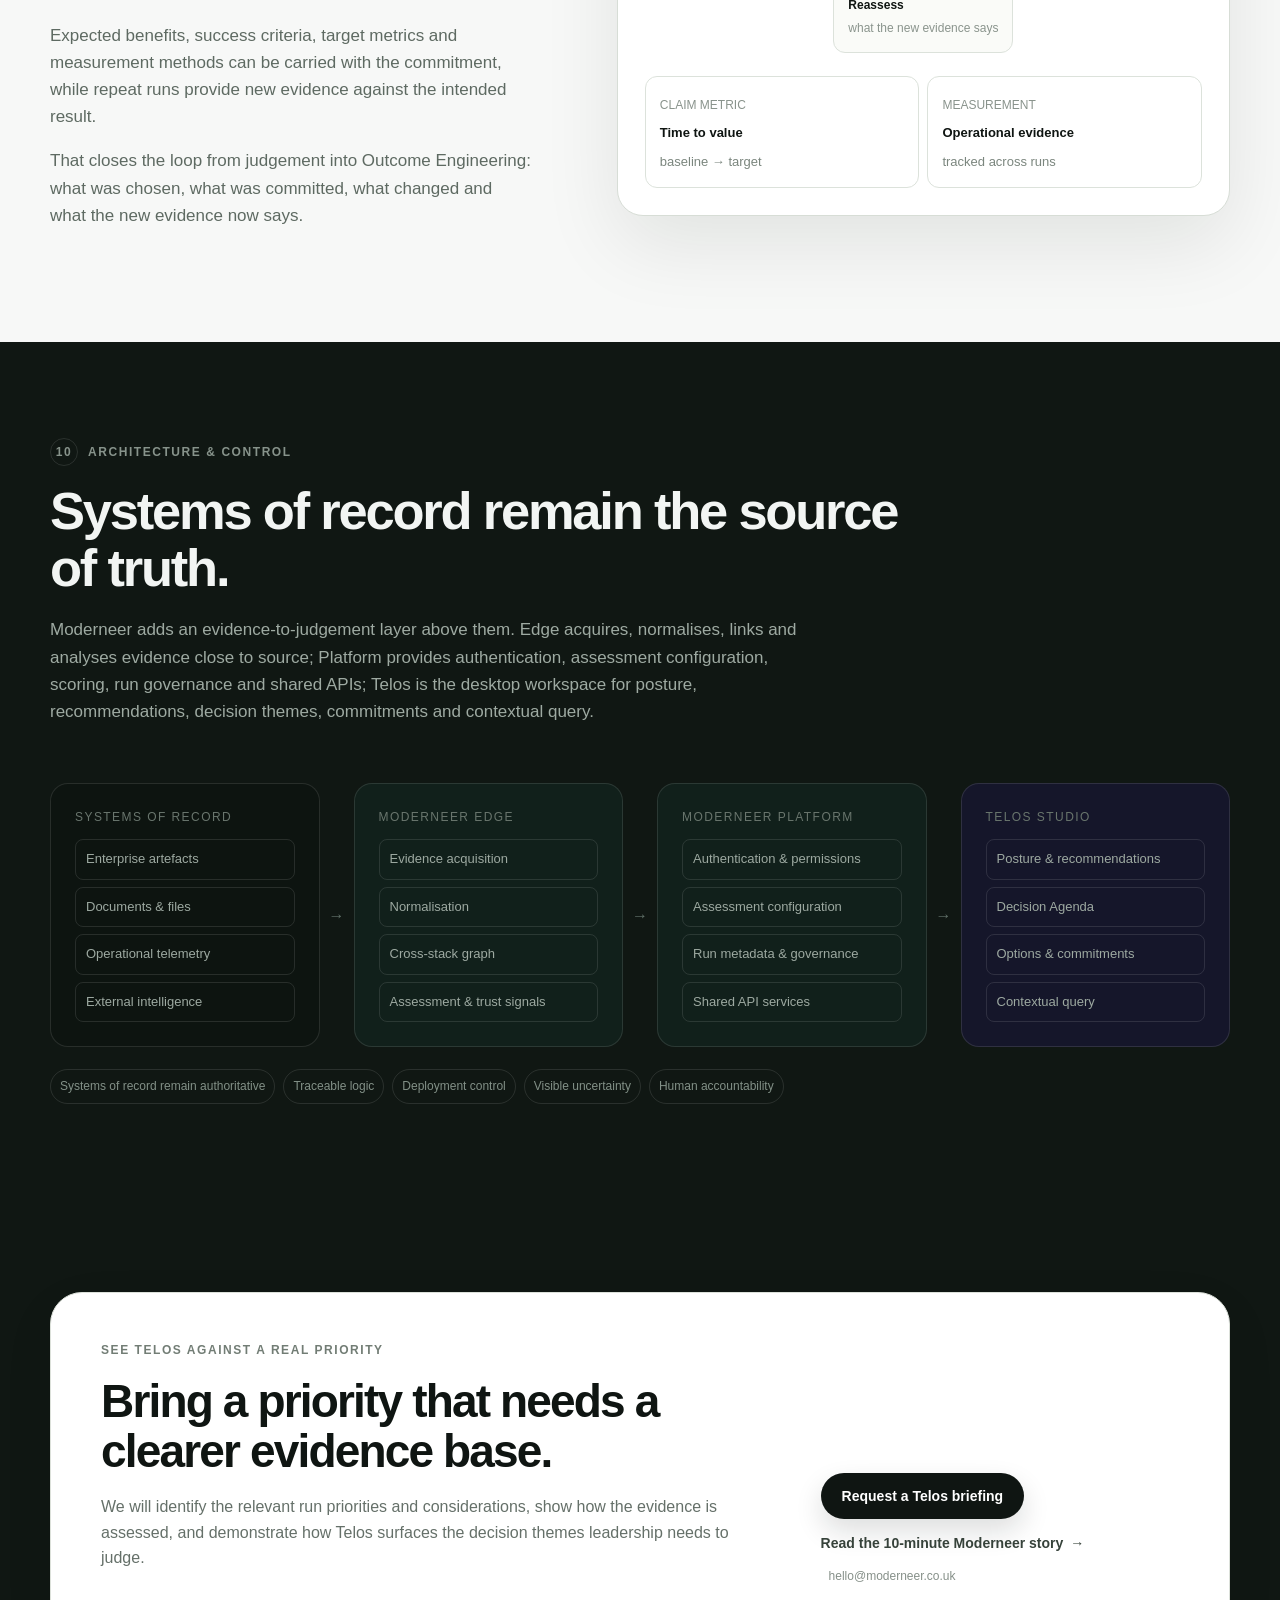
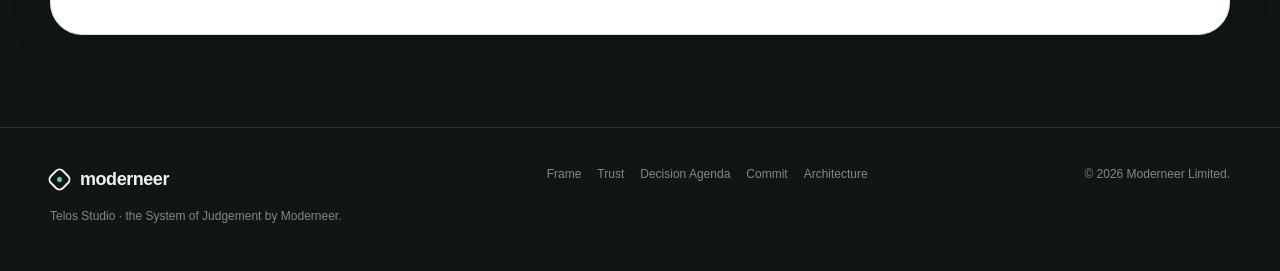
<file: telos.html>
<!doctype html>
<!--
  Copyright (c) 2026 Moderneer Ltd.
  All rights reserved.

  Proprietary software.
  No licence or permission to use, copy,
  modify, redistribute or sublicense this
  software is granted except under an
  express written agreement with Moderneer Ltd.
-->
<html lang="en">
<head>
  <meta charset="utf-8">
  <meta name="viewport" content="width=device-width,initial-scale=1">
  <title>Telos Studio — The System of Judgement by Moderneer</title>
  <meta name="description" content="Telos Studio synthesises evidence, recommendations, options and executive considerations into decision themes leaders can challenge, judge and turn into tracked action.">
<link rel="stylesheet" href="assets/css/styles.css">
  <link rel="icon" type="image/svg+xml" href="assets/images/favicon.svg">
  <link rel="canonical" href="https://moderneer.co.uk/telos.html">
  <meta property="og:type" content="website">
  <meta property="og:site_name" content="Moderneer">
  <meta property="og:title" content="Telos Studio — The System of Judgement">
  <meta property="og:description" content="From leadership context and enterprise evidence to derived decision themes, executive judgement and tracked action.">
  <meta property="og:url" content="https://moderneer.co.uk/telos.html">
  <meta property="og:image" content="https://moderneer.co.uk/assets/images/social-preview.svg">
  <meta name="twitter:card" content="summary_large_image">
  <meta name="theme-color" content="#090d0b">
</head>
<body class="site telos-page">
<a class="skip-link" href="#main">Skip to content</a>

<header class="site-header telos-header">
  <div class="shell header-inner">
    <a class="brand" href="/" aria-label="Moderneer home"><span class="brand-mark"></span><span>moderneer</span></a>
    <nav class="desktop-nav" aria-label="Primary">
      <a href="#frame">Frame</a><a href="#connect">Connect</a><a href="#trust">Trust</a><a href="#decide">Decision Agenda</a><a href="#commit">Commit</a><a href="#ask">Ask</a><a href="#architecture">Architecture</a>
      <a class="button button-light button-small" href="/#contact">Discuss a priority</a>
    </nav>
    <button class="menu-button light-menu" type="button" aria-label="Open navigation" aria-expanded="false" data-nav-toggle><span></span><span></span></button>
  </div>
  <div class="mobile-nav dark-mobile-nav" data-nav-panel hidden>
    <div class="shell mobile-nav-inner"><a href="#frame">Frame</a><a href="#connect">Connect</a><a href="#trust">Trust</a><a href="#decide">Decision Agenda</a><a href="#commit">Commit</a><a href="#ask">Ask</a><a href="#architecture">Architecture</a><a href="/#contact">Start with one priority</a></div>
  </div>
</header>

<main id="main">
  <section class="telos-hero">
    <div class="shell telos-hero-grid">
      <div class="reveal">
        <div class="eyebrow eyebrow-light">Telos Studio · by Moderneer</div>
        <h1>A system of judgement, not another system of record.</h1>
        <p>Telos is the leadership workspace where assessments, recommendations, decision options and executive considerations become a Decision Agenda. It exposes the evidence, uncertainty and alternatives so leaders can exercise judgement, commit action and track follow-through.</p>
        <div class="action-row"><a class="button button-light" href="#frame">Walk the system</a><a class="text-link text-link-light" href="/">Back to Moderneer <span aria-hidden="true">→</span></a></div>
      </div>
      <div class="telos-loop-card reveal" aria-label="Telos lifecycle">
        <small>THE TELOS LOOP</small>
        <div class="loop-vertical"><span><b>01</b>Frame</span><span><b>02</b>Connect</span><span><b>03</b>Assess</span><span><b>04</b>Trust</span><span><b>05</b>Synthesize</span><span><b>06</b>Judge</span><span><b>07</b>Commit</span><span><b>08</b>Learn</span></div>
        <p>Each stage preserves traceability back to the leadership context and underlying evidence.</p>
      </div>
    </div>
  </section>

  <div class="chapter-rail" aria-hidden="true">
    <a href="#frame" data-chapter-link="frame"><span>01</span></a><a href="#connect" data-chapter-link="connect"><span>02</span></a><a href="#understand" data-chapter-link="understand"><span>03</span></a><a href="#trust" data-chapter-link="trust"><span>04</span></a><a href="#decide" data-chapter-link="decide"><span>05</span></a><a href="#options" data-chapter-link="options"><span>06</span></a><a href="#commit" data-chapter-link="commit"><span>07</span></a><a href="#ask" data-chapter-link="ask"><span>08</span></a><a href="#learn" data-chapter-link="learn"><span>09</span></a><a href="#architecture" data-chapter-link="architecture"><span>10</span></a>
  </div>

  <section class="deep-section light-deep" id="frame" data-chapter="frame">
    <div class="shell deep-grid">
      <div class="deep-copy reveal"><div class="chapter-kicker"><span>01</span>Set the run priorities</div><h2>Focus the assessment on what matters.</h2><p>In New Run, choose the evidence sources and select the executive considerations that should focus the assessment. Select considerations individually or use a Balanced, CEO, CFO, COO, CPO, CHRO or CISO/GC pack.</p><p>These are the run priorities. Telos uses them alongside the evidence, recommendations and options to surface decision themes for leadership judgement.</p><blockquote>Priorities focus the assessment. Evidence surfaces the decisions. Leadership makes the judgement.</blockquote></div>
      <div class="scope-product reveal">
        <div class="product-chrome"><span>New Run · Considerations</span><span>Illustrative selection</span></div>
        <div class="run-priorities-visual">
          <p>Select considerations to focus on during the assessment.</p>
          <small>QUICK APPLY PACKS · ONE PACK AT A TIME</small>
          <div class="preset-pack-list"><span>Balanced</span><span>CEO</span><span>CFO</span><span>COO</span><span>CPO</span><span>CHRO</span><span>CISO/GC</span></div>
          <small>EXAMPLE · PLATFORM MODERNISATION</small>
          <ul class="selected-priorities"><li>Value Realisation</li><li>Time to Value</li><li>Investment Efficiency</li><li>Delivery Predictability</li><li>Operational Disruption Risk</li></ul>
          <p class="selection-note">Illustrative selection of individual considerations, not the contents of a preset pack.</p>
        </div>
      </div>
    </div>

    <div class="shell consideration-catalogue" id="considerations">
      <h3>Leadership priorities across the enterprise.</h3>
      <p>Choose the considerations relevant to each run. The full list is grouped below for readability; evidence coverage determines what the assessment can support.</p>
      <div class="consideration-groups">
        <details><summary>Strategy and value</summary><ul><li>Strategic Coherence</li><li>Value Realisation</li><li>Portfolio Focus</li><li>Investment Efficiency</li><li>Time to Value</li></ul></details>
        <details><summary>Financial and commercial</summary><ul><li>Budget Overrun Exposure</li><li>Cost to Serve Pressure</li><li>Margin Erosion Risk</li><li>Revenue Leakage Risk</li><li>Forecast Reliability</li><li>Vendor Value Risk</li></ul></details>
        <details><summary>Customers and markets</summary><ul><li>Customer Trust Risk</li><li>Service Experience Risk</li><li>Churn/Retention Risk</li><li>Reputation/PR Risk</li><li>Market Readiness Risk</li><li>Competitive Responsiveness</li></ul></details>
        <details><summary>Delivery and operations</summary><ul><li>Delivery Predictability</li><li>Execution Bottlenecks</li><li>Dependency Fragility</li><li>Scope Volatility</li><li>Change Adoption Risk</li><li>Operational Disruption Risk</li></ul></details>
        <details><summary>Governance and controls</summary><ul><li>Compliance Exposure</li><li>Control Effectiveness</li><li>Audit Readiness</li><li>Third-Party Risk</li><li>Data Privacy Exposure</li><li>Fraud/Misuse Risk</li><li>Business Continuity Risk</li></ul></details>
        <details><summary>Data and decisions</summary><ul><li>Decision Quality Risk</li><li>Reporting Reliability</li><li>Data Integrity Risk</li><li>Insight to Action Gap</li></ul></details>
        <details><summary>People and accountability</summary><ul><li>Ownership Clarity</li><li>Decision Latency</li><li>Accountability Gaps</li><li>Capability/Skills Gap</li><li>Capacity Constraints</li><li>Key Person Dependency</li><li>Incentive Misalignment</li></ul></details>
        <details><summary>Responsible business</summary><ul><li>Duty of Care Risk</li><li>Sustainability Exposure</li><li>Responsible Automation/AI Risk</li></ul></details>
      </div>
    </div>
  </section>

  <section class="deep-section dark-deep" id="connect" data-chapter="connect">
    <div class="shell deep-grid reverse">
      <div class="signal-product reveal">
        <div class="product-chrome dark"><span>Signal Collection</span><span>Run-relevant evidence</span></div>
        <div class="signal-categories"><span>Financials</span><span>Customer</span><span>Operations</span><span>People</span><span>Delivery</span><span>Technology</span><span>Documents</span><span>Market</span></div>
        <div class="connector-list"><small>CURRENT EDGE DATA-STACK TYPES · COVERAGE VARIES BY SOURCE</small><div><span>Salesforce</span><span>Jira</span><span>Confluence</span><span>Source control</span><span>CI/CD</span><span>OpenTelemetry</span><span>ServiceNow</span><span>Cloud & cost</span><span>External intelligence</span><span>Files</span></div></div>
      </div>
      <div class="deep-copy reveal"><div class="chapter-kicker light"><span>02</span>Build the signal context</div><h2>Connect the evidence relevant to the run.</h2><p>Edge supports ten current data-stack types spanning source control, Jira, Confluence, CI/CD, CloudOpEx, files, ServiceNow, Salesforce, OpenTelemetry and external intelligence. Coverage and maturity vary by source; some OpenTelemetry pathways are still being hardened. The goal is relevant context, not another data lake.</p><p class="deep-note">Systems of record remain authoritative. The evidence model is broader than any one connector set, and the site does not imply equal packaged depth across every source.</p></div>
    </div>
  </section>

  <section class="deep-section light-deep" id="understand" data-chapter="understand">
    <div class="shell deep-grid">
      <div class="deep-copy reveal"><div class="chapter-kicker"><span>03</span>Assess & understand</div><h2>Turn raw signals into an evidence model.</h2><p>Moderneer normalises signals into structured evidence and applies configurable deterministic and AI-assisted analysis to surface posture, patterns, strengths, risks, gaps, recommendations and decision options.</p><div class="pack-callout"><small>DEEPEST PACKAGED APPLICATION TODAY</small><b>Technology & Transformation Intelligence</b><p>12 pillars · 365+ evidence checks · maturity, risk, recommendation and traceability models.</p></div></div>
      <div class="assessment-visual reveal"><div class="assessment-head"><span>Technology & Transformation Pack</span><b>12 pillars</b></div><div class="pillar-bars"><span style="--v:72%">Strategy & alignment<i></i></span><span style="--v:62%">Customer & outcomes<i></i></span><span style="--v:68%">Product & GTM<i></i></span><span style="--v:82%">Architecture<i></i></span><span style="--v:76%">Engineering<i></i></span><span style="--v:64%">Delivery flow<i></i></span><span style="--v:79%">Reliability & security<i></i></span><span style="--v:70%">Documentation<i></i></span><span style="--v:58%">Organisation<i></i></span><span style="--v:66%">Economics<i></i></span><span style="--v:73%">Data & AI<i></i></span><span style="--v:61%">Experience<i></i></span></div></div>
    </div>
  </section>

  <section class="deep-section soft-deep" id="trust" data-chapter="trust">
    <div class="shell deep-grid reverse">
      <div class="real-product reveal">
        <div class="product-shot-label"><span>Mirror</span><small>Illustrative Telos interface · grounded in current product</small></div>
        <div class="mirror-product-ui" aria-label="Illustrative Telos Mirror trust assessment">
          <div class="ui-rail"><i></i><i></i><i class="active"></i><i></i><i></i><i></i></div>
          <div class="mirror-ui-main">
            <div class="ui-title"><div><b>Mirror · Trust & Platform Assessment</b><span>Company trust posture, run confidence and evidence readiness</span></div><small>RUN 18</small></div>
            <div class="mirror-gauges-ui">
              <article><small>COMPANY TRUST POSTURE</small><div class="gauge-arc"><span>2.9</span></div><p>Confidence 3/5 · Reliability 2/5 · Integrity 3/5</p></article>
              <article><small>RUN TRUST ASSESSMENT</small><div class="gauge-arc good"><span>4.1</span></div><p>Confidence 4/5 · Reliability 4/5 · Integrity 4/5</p></article>
            </div>
          </div>
        </div>
      </div>
      <div class="deep-copy reveal"><div class="chapter-kicker"><span>04</span>Know what to trust</div><h2>Evidence quality changes what can be concluded.</h2><p>Mirror turns trust into something visible and discussable. Confidence, reliability and integrity are scored separately so a persuasive-looking answer cannot silently outrun the evidence behind it.</p><div class="trust-definitions"><article><b>Confidence</b><p>How strongly does the evidence support the claim?</p></article><article><b>Reliability</b><p>Do independent sources agree?</p></article><article><b>Integrity</b><p>Is the evidence traceable, fresh and defensible?</p></article></div><div class="state-pairs"><div><small>EVIDENCE TYPE</small><p>Direct · Inferred · Mixed · Missing · Contradictory</p></div><div><small>DECISION READINESS</small><p>Ready to decide · Needs validation · Needs evidence · Not ready</p></div></div></div>
    </div>
  </section>

  <section class="deep-section dark-deep" id="decide" data-chapter="decide">
    <div class="shell">
      <div class="deep-copy wide reveal"><div class="chapter-kicker light"><span>05</span>Derive the Decision Agenda</div><h2>Surface the decisions the evidence says leadership needs to make.</h2><p>Telos synthesises Fix Now, Invest and Assure recommendations, decision options, executive considerations and linked risks into executive decision themes. Run priorities focus this synthesis; the decision themes emerge from the assessed evidence. Why now, evidence strength, confidence, the main gap, readiness and the next move remain visible.</p></div>
      <div class="real-product large reveal"><div class="product-shot-label dark-label"><span>Decision Intelligence</span><small>Illustrative Telos interface · grounded in current product</small></div><div class="decision-product-ui" aria-label="Illustrative Telos Decision Intelligence screen">
        <div class="decision-ui-top"><b>Decision Intelligence</b><span>Decision Agenda</span><span>Recommendations</span><span>Considerations</span></div>
        <div class="decision-ui-metrics"><span><b>4</b> Decision themes</span><span><b>9</b> Recommendations</span><span><b>5</b> Considerations</span><span><b>3</b> High urgency</span><span><b>3</b> Strong evidence</span></div>
        <div class="decision-ui-cards">
          <article><div><small>#1 · CRITICAL</small><em>HIGH CONFIDENCE</em></div><b>Decide how to establish foundational security controls.</b><p><strong>Why now:</strong> Multiple evidence sources indicate immediate exposure.</p><p><strong>Evidence basis:</strong> Strong and consistent across the run.</p><span>Needs validation</span></article>
          <article><div><small>#2 · HIGH</small><em>HIGH CONFIDENCE</em></div><b>Decide how to modernise the platform for resilience and scalability.</b><p><strong>Why now:</strong> Architecture and operational signals converge.</p><p><strong>Leading path:</strong> Phased modernisation with validation gates.</p><span>Ready to compare</span></article>
          <article><div><small>#3 · HIGH</small><em>HIGH CONFIDENCE</em></div><b>Decide how to govern third-party dependencies and maintainability.</b><p><strong>Main gap:</strong> Execution capacity needs validation.</p><p><strong>Next move:</strong> Confirm ownership and control coverage.</p><span>Needs validation</span></article>
        </div>
      </div></div>
      <div class="decision-anatomy reveal"><article><small>WHY NOW</small><p>Why leadership has to engage now rather than later.</p></article><article><small>EVIDENCE BASIS</small><p>The findings, risks and recommendations supporting the position.</p></article><article><small>MAIN GAP</small><p>The uncertainty that most constrains the decision.</p></article><article><small>READINESS</small><p>Whether the evidence supports a choice or a validation step first.</p></article><article><small>NEXT MOVE</small><p>The action appropriate to the current level of evidence.</p></article></div>
      <div class="recommendation-strip reveal">
        <div><small>RECOMMENDATION PORTFOLIO</small><b>Keep action proportional to the evidence.</b></div>
        <article class="fix"><span>Fix Now</span><p>Material exposure that requires intervention rather than more observation.</p></article>
        <article class="invest"><span>Invest</span><p>Capabilities where targeted investment can materially improve the outcome.</p></article>
        <article class="assure"><span>Assure</span><p>Strengths, controls and evidence gaps that should be validated or protected.</p></article>
      </div>
    </div>
  </section>

  <section class="deep-section light-deep" id="options" data-chapter="options">
    <div class="shell">
      <div class="deep-copy wide reveal"><div class="chapter-kicker"><span>06</span>Support executive judgement</div><h2>Do not confuse a recommendation with a decision.</h2><p>Telos does not make the executive decision. It makes the judgement more explainable by showing credible paths, trade-offs, consequences, evidence gaps and what happens if the organisation does nothing.</p></div>
      <div class="option-matrix reveal"><div class="option-types"><span>Build internally</span><span>Buy</span><span>Partner</span><span>Pilot</span><span>Scale existing</span><span>Defer & monitor</span><span>Communicate / align</span><span>Hybrid</span></div><div class="consequence-grid"><article><small>IF TAKEN</small><b>Benefits</b><p>Expected upside, quantified where the evidence supports it.</p></article><article><small>IF TAKEN</small><b>Costs & risks</b><p>Delivery burden, disruption, dependencies and mitigations.</p></article><article><small>IF NOT TAKEN</small><b>Cost of inaction</b><p>Costs, risks and missed upside with a time horizon.</p></article><article><small>DECISION CHARACTER</small><b>Reversibility</b><p>Is this easily reversible, reversible with cost, or a one-way door?</p></article></div></div>
    </div>
  </section>

  <section class="deep-section outcome-deep" id="commit" data-chapter="commit">
    <div class="shell deep-grid">
      <div class="deep-copy reveal"><div class="chapter-kicker"><span>07</span>Commit & govern</div><h2>Turn the decision into owned action.</h2><p>Recommendations are not useful because they exist. They become useful when someone commits to them. Telos tracks user commitments, dates and status across runs so accountability survives beyond the decision meeting.</p></div>
      <div class="commitment-board reveal"><div class="commitment-head"><span>Commitments</span><small>Current run</small></div><article><div><small>RECOMMENDATION</small><b>Validate Market X operating capacity before full acceleration.</b></div><span class="committed">Committed</span></article><div class="commitment-meta"><span><small>OWNER</small><b>COO</b></span><span><small>COMMIT BY</small><b>15 Nov</b></span><span><small>SUCCESS CRITERIA</small><b>Capacity and unit economics evidenced</b></span></div></div>
    </div>
  </section>

  <section class="deep-section dark-deep" id="ask" data-chapter="ask">
    <div class="shell deep-grid reverse">
      <div class="real-product reveal"><div class="product-shot-label dark-label"><span>Ask the run context</span><small>Illustrative Telos interface · grounded in current product</small></div><div class="chat-product-ui" aria-label="Illustrative Telos contextual chat interface">
        <div class="chat-ui-top"><b>Chat Session</b><span>Run · Market-X-2026-10</span><i>3 participants</i></div>
        <div class="chat-ui-body"><div class="system-message">Ask for insights, metrics, evidence and recommendations from this run.</div><div class="chat-user">What evidence most weakens the case for accelerating now?</div><div class="chat-assistant"><small>TELOS</small><p>The largest decision gap is operating-capacity evidence. Pipeline and market signals are strong, but fulfilment readiness remains only partially evidenced.</p><span>View 4 supporting evidence links →</span></div></div>
        <div class="chat-ui-input"><span>Ask the run context…</span><b>Balanced</b><i>→</i></div>
      </div></div>
      <div class="deep-copy reveal"><div class="chapter-kicker light"><span>08</span>Ask the evidence</div><h2>Natural-language exploration without losing the run context.</h2><p>Telos chat is not a detached general assistant. It is attached to the evidence and metadata of the selected run, with collaboration features such as participants and mentions.</p><div class="ask-prompts"><span>What evidence most weakens this recommendation?</span><span>Which assumption has the highest downside if wrong?</span><span>What changed since the previous run?</span><span>Show me the evidence behind this decision theme.</span></div></div>
    </div>
  </section>

  <section class="deep-section light-deep" id="learn" data-chapter="learn">
    <div class="shell deep-grid">
      <div class="deep-copy reveal"><div class="chapter-kicker"><span>09</span>Learn over time</div><h2>Make the decision testable.</h2><p>Expected benefits, success criteria, target metrics and measurement methods can be carried with the commitment, while repeat runs provide new evidence against the intended result.</p><p>That closes the loop from judgement into Outcome Engineering: what was chosen, what was committed, what changed and what the new evidence now says.</p></div>
      <div class="learning-board reveal"><div class="learn-path"><span><b>Decision</b><small>what we chose</small></span><i>→</i><span><b>Commitment</b><small>what we promised</small></span><i>→</i><span><b>Measure</b><small>what changed</small></span><i>→</i><span><b>Reassess</b><small>what the new evidence says</small></span></div><div class="metric-row"><article><small>CLAIM METRIC</small><b>Time to value</b><span>baseline → target</span></article><article><small>MEASUREMENT</small><b>Operational evidence</b><span>tracked across runs</span></article></div></div>
    </div>
  </section>

  <section class="deep-section architecture-deep" id="architecture" data-chapter="architecture">
    <div class="shell">
      <div class="deep-copy wide reveal"><div class="chapter-kicker light"><span>10</span>Architecture & control</div><h2>Systems of record remain the source of truth.</h2><p>Moderneer adds an evidence-to-judgement layer above them. Edge acquires, normalises, links and analyses evidence close to source; Platform provides authentication, assessment configuration, scoring, run governance and shared APIs; Telos is the desktop workspace for posture, recommendations, decision themes, commitments and contextual query.</p></div>
      <div class="architecture-map architecture-map-four reveal"><div class="arch-col"><small>SYSTEMS OF RECORD</small><span>Enterprise artefacts</span><span>Documents & files</span><span>Operational telemetry</span><span>External intelligence</span></div><i>→</i><div class="arch-col core"><small>MODERNEER EDGE</small><span>Evidence acquisition</span><span>Normalisation</span><span>Cross-stack graph</span><span>Assessment & trust signals</span></div><i>→</i><div class="arch-col core"><small>MODERNEER PLATFORM</small><span>Authentication & permissions</span><span>Assessment configuration</span><span>Run metadata & governance</span><span>Shared API services</span></div><i>→</i><div class="arch-col telos-core"><small>TELOS STUDIO</small><span>Posture & recommendations</span><span>Decision Agenda</span><span>Options & commitments</span><span>Contextual query</span></div></div>
      <div class="architecture-principles reveal"><span>Systems of record remain authoritative</span><span>Traceable logic</span><span>Deployment control</span><span>Visible uncertainty</span><span>Human accountability</span></div>
    </div>
  </section>

  <section class="contact-section telos-contact">
    <div class="shell contact-card reveal">
      <div><div class="eyebrow">See Telos against a real priority</div><h2>Bring a priority that needs a clearer evidence base.</h2><p>We will identify the relevant run priorities and considerations, show how the evidence is assessed, and demonstrate how Telos surfaces the decision themes leadership needs to judge.</p></div>
      <div class="contact-action"><a class="button button-dark" href="mailto:hello@moderneer.co.uk?subject=Telos%20Studio%20decision%20briefing">Request a Telos briefing</a><a class="text-link" href="/">Read the 10-minute Moderneer story <span aria-hidden="true">→</span></a><span>hello@moderneer.co.uk</span></div>
    </div>
  </section>
</main>

<footer class="site-footer telos-footer">
  <div class="shell footer-grid"><div><a class="brand" href="/"><span class="brand-mark"></span><span>moderneer</span></a><p>Telos Studio · the System of Judgement by Moderneer.</p></div><div class="footer-links"><a href="#frame">Frame</a><a href="#trust">Trust</a><a href="#decide">Decision Agenda</a><a href="#commit">Commit</a><a href="#architecture">Architecture</a></div><div class="footer-meta">© 2026 Moderneer Limited.</div></div>
</footer>
<script src="assets/js/app.js"></script>
</body>
</html>
</file>
<file: assets/css/styles.css>
/*
 * Copyright (c) 2026 Moderneer Ltd.
 * All rights reserved.
 *
 * Proprietary software.
 * No licence or permission to use, copy,
 * modify, redistribute or sublicense this
 * software is granted except under an
 * express written agreement with Moderneer Ltd.
 */
:root{
  --paper:#f7f8f7;
  --paper-2:#eef2f1;
  --paper-3:#e8f3ef;
  --ink:#0f1512;
  --ink-2:#263029;
  --muted:#606a68;
  --line:#d9e0df;
  --white:#fff;
  --dark:#090d0b;
  --dark-2:#101713;
  --dark-3:#151d18;
  --dark-line:rgba(255,255,255,.11);
  --cyan:#4ed2cf;
  --cyan-2:#1d8e91;
  --mint:#9ae7b9;
  --violet:#aa9af6;
  --amber:#e4be6e;
  --red:#ef8b89;
  --max:1200px;
  --radius:30px;
  --shadow:0 28px 80px rgba(12,22,16,.09);
}
*{box-sizing:border-box}
html{scroll-behavior:smooth}
body{margin:0}
body.site{background:var(--paper);color:var(--ink);font-family:Inter,ui-sans-serif,system-ui,-apple-system,BlinkMacSystemFont,"Segoe UI",sans-serif;line-height:1.62;-webkit-font-smoothing:antialiased}
a{color:inherit;text-decoration:none}
button,input,textarea{font:inherit}
img{display:block;max-width:100%}
.shell{width:min(calc(100% - 48px),var(--max));margin:0 auto}
.skip-link{position:fixed;left:18px;top:-70px;z-index:1000;background:#fff;color:#111;padding:10px 14px;border-radius:8px;box-shadow:var(--shadow)}
.skip-link:focus{top:18px}
.eyebrow{font-size:10px;font-weight:700;letter-spacing:.17em;text-transform:uppercase;color:#727d75}
.eyebrow-light{color:#8d9991}
.accent-text{background:linear-gradient(105deg,#168d91 0%,#5b51cb 75%);-webkit-background-clip:text;background-clip:text;color:transparent}
.button{display:inline-flex;align-items:center;justify-content:center;min-height:48px;padding:0 21px;border-radius:999px;font-size:12px;font-weight:700;transition:transform .2s ease,box-shadow .2s ease}
.button:hover{transform:translateY(-1px)}
.button-dark{background:var(--ink);color:#fff;box-shadow:0 12px 28px rgba(15,21,18,.14)}
.button-light{background:#fff;color:var(--ink);box-shadow:0 12px 28px rgba(0,0,0,.13)}
.button-small{min-height:39px;padding:0 15px;font-size:11px}
.text-link{display:inline-flex;align-items:center;gap:7px;font-size:12px;font-weight:700;color:#36423a}
.text-link-light{color:#dce4de}
.action-row{display:flex;align-items:center;gap:23px;flex-wrap:wrap;margin-top:31px}

/* header */
.site-header{position:sticky;top:0;z-index:100;background:rgba(244,242,236,.91);backdrop-filter:blur(18px);border-bottom:1px solid rgba(15,21,18,.07)}
.header-inner{height:74px;display:flex;align-items:center;justify-content:space-between;gap:28px}
.brand{display:inline-flex;align-items:center;gap:11px;font-family:Manrope,Inter,sans-serif;font-size:18px;font-weight:700;letter-spacing:-.025em}
.brand-mark{width:19px;height:19px;border:2px solid currentColor;border-radius:6px;position:relative;transform:rotate(45deg);display:inline-block}
.brand-mark:after{content:"";position:absolute;width:5px;height:5px;border-radius:50%;background:var(--cyan);left:5px;top:5px}
.desktop-nav{display:flex;align-items:center;gap:24px;font-size:11px;font-weight:550;color:#536058}
.desktop-nav>a:not(.button):hover{color:#121a15}
.menu-button{display:none;width:42px;height:42px;border:0;background:transparent;padding:0;position:relative;cursor:pointer;color:inherit}
.menu-button span{position:absolute;left:9px;right:9px;height:1.5px;background:currentColor;transition:.2s ease}.menu-button span:first-child{top:16px}.menu-button span:last-child{top:24px}.menu-button[aria-expanded="true"] span:first-child{top:20px;transform:rotate(45deg)}.menu-button[aria-expanded="true"] span:last-child{top:20px;transform:rotate(-45deg)}
.mobile-nav{border-top:1px solid rgba(16,22,18,.08);background:var(--paper)}.mobile-nav-inner{display:grid;padding:10px 0 20px}.mobile-nav a{padding:13px 0;border-bottom:1px solid rgba(16,22,18,.07);font-size:14px;font-weight:600}.menu-open{overflow:hidden}

/* home hero */
.hero{padding:94px 0 112px;overflow:hidden}
.hero-grid{display:grid;grid-template-columns:1.03fr .97fr;gap:76px;align-items:center}
.hero h1{font-family:Manrope,Inter,sans-serif;font-size:clamp(58px,7.2vw,98px);line-height:.93;letter-spacing:-.066em;margin:18px 0 29px;max-width:850px}
.hero-lede{font-size:19px;line-height:1.6;color:#4d5a52;max-width:720px;margin:0}
.hero-principle{display:flex;gap:12px;align-items:center;flex-wrap:wrap;margin-top:29px;padding-top:22px;border-top:1px solid var(--line);font-size:11px;color:#6c7770}.hero-principle strong{color:#28332c}
.hero-system{min-height:560px;position:relative;border:1px solid #daddd7;border-radius:34px;background:radial-gradient(circle at 74% 23%,rgba(78,210,207,.17),transparent 32%),linear-gradient(150deg,#ffffff 0%,#edf2f1 100%);box-shadow:var(--shadow);overflow:hidden}
.hero-system:after{content:"";position:absolute;inset:14px;border:1px solid rgba(15,21,18,.04);border-radius:24px;pointer-events:none}
.signal-cloud{position:absolute;inset:0}
.signal-cloud span{position:absolute;left:var(--x);top:var(--y);font-size:9px;font-weight:650;letter-spacing:.03em;padding:8px 11px;border-radius:999px;background:rgba(255,255,255,.88);border:1px solid #dfe4dd;box-shadow:0 8px 20px rgba(15,21,18,.04);color:#647068}
.system-core{position:absolute;left:50%;top:50%;transform:translate(-50%,-50%);width:54%;min-height:220px;border-radius:25px;background:var(--dark);color:#fff;padding:27px;box-shadow:0 30px 70px rgba(9,13,11,.24);display:flex;flex-direction:column;justify-content:center;text-align:center}
.system-core small{font-size:8px;letter-spacing:.15em;color:#728079}.system-core b{font-family:Manrope,Inter,sans-serif;font-size:28px;line-height:1.12;letter-spacing:-.04em;margin:14px auto 18px;max-width:280px}.core-line{height:1px;background:rgba(255,255,255,.1);margin:0 0 18px}.core-line span{display:block;width:46%;height:1px;background:linear-gradient(90deg,var(--cyan),var(--violet));margin:auto}.core-stages{display:flex;justify-content:center;gap:9px;align-items:center;flex-wrap:wrap}.core-stages span{font-size:8px;color:#adb8b1}.core-stages i{font-style:normal;color:#53615a}

/* shared */
.section{padding:116px 0}.dark-section{padding:112px 0;background:var(--dark);color:#f5f7f5}.section-intro{max-width:900px}.section-intro h2,.problem-grid h2,.trust-grid h2,.telos-heading h2,.technology-grid h2,.outcome-grid h2,.contact-card h2,.deep-copy h2{font-family:Manrope,Inter,sans-serif;font-size:clamp(42px,5vw,66px);line-height:1.03;letter-spacing:-.055em;margin:17px 0 20px}.section-intro>p,.dark-lede,.deep-copy>p{font-size:17px;color:#5e6a62;max-width:820px}.dark-lede{color:#aeb8b1}
.problem-grid{display:grid;grid-template-columns:.9fr 1.1fr;gap:110px;align-items:start}.problem-stack{border-top:1px solid var(--dark-line)}.problem-stack article{display:grid;grid-template-columns:42px 1fr;gap:14px;padding:21px 0;border-bottom:1px solid var(--dark-line)}.problem-stack article>span{font-size:8px;color:#667269;padding-top:3px}.problem-stack b{font-family:Manrope,Inter,sans-serif;font-size:19px}.problem-stack p{margin:4px 0 0;font-size:11px;color:#8f9a93}.problem-stack .highlight b{color:#d9fbf7}.problem-stack .highlight p{color:#a5beb8}

/* decision scope */
.scope-board{display:grid;grid-template-columns:.95fr 1.05fr;gap:1px;background:#d9ded7;border:1px solid #d9ded7;border-radius:28px;overflow:hidden;margin-top:62px;box-shadow:0 16px 50px rgba(17,25,20,.05)}.scope-question,.scope-fields{background:#fff;padding:42px}.scope-question{display:flex;flex-direction:column;justify-content:center}.scope-question small{font-size:8px;letter-spacing:.13em;color:#7d8780}.scope-question h3{font-family:Manrope,Inter,sans-serif;font-size:35px;line-height:1.1;letter-spacing:-.043em;margin:16px 0 25px}.scope-meta{display:flex;gap:8px;flex-wrap:wrap}.scope-meta span{font-size:9px;padding:7px 9px;background:#f2f4ef;border:1px solid #e0e4de;border-radius:999px;color:#6f7a72}.scope-fields{display:grid;gap:0}.scope-fields article{display:grid;grid-template-columns:37px 1fr;gap:12px;padding:14px 0;border-bottom:1px solid #e3e7e1}.scope-fields article:last-child{border-bottom:0}.scope-fields article>span{font-size:8px;color:#9aa39d;padding-top:3px}.scope-fields b{font-size:14px}.scope-fields p{font-size:10px;color:#78827b;margin:3px 0 0}.decision-rule{font-family:Manrope,Inter,sans-serif;font-size:clamp(27px,3.2vw,42px);line-height:1.15;letter-spacing:-.042em;max-width:980px;margin:72px auto 0;padding:0;text-align:center;border:0;color:#27332c}

/* loop */
.loop-section{background:#eef2f1}.decision-loop{display:grid;grid-template-columns:repeat(7,1fr);gap:1px;margin-top:62px;background:#d2d8d1;border:1px solid #d2d8d1}.decision-loop article{background:#fff;padding:25px 19px;min-height:190px}.decision-loop article>span{font-size:8px;color:#98a39b}.decision-loop b{display:block;font-family:Manrope,Inter,sans-serif;font-size:17px;margin:17px 0 9px}.decision-loop p{font-size:10px;color:#6d7971;margin:0}.decision-loop .loop-focus{background:#e0f3ef}.decision-loop .loop-focus b{color:#197e72}

/* trust */
.trust-section{padding:118px 0;background:#e8f3ef}.trust-grid{display:grid;grid-template-columns:.88fr 1.12fr;gap:88px;align-items:center}.trust-grid>div:first-child>p{font-size:17px;color:#5d6961}.trust-quote{font-family:Manrope,Inter,sans-serif;font-size:24px;letter-spacing:-.03em;margin-top:34px;padding-top:25px;border-top:1px solid rgba(16,22,18,.12)}.mirror-card{background:var(--dark);color:#fff;border-radius:28px;padding:26px;box-shadow:0 35px 80px rgba(9,13,11,.19)}.mirror-top{display:flex;justify-content:space-between;align-items:center;font-size:9px;text-transform:uppercase;letter-spacing:.1em;color:#7f8c83;border-bottom:1px solid var(--dark-line);padding-bottom:17px}.live-dot:before{content:"";display:inline-block;width:6px;height:6px;background:var(--mint);border-radius:50%;margin-right:7px}.trust-dimensions{display:grid;grid-template-columns:repeat(3,1fr);gap:8px;margin-top:21px}.trust-dimensions article{background:#0e1511;border:1px solid var(--dark-line);border-radius:14px;padding:17px}.trust-dimensions small{font-size:7px;color:#6e7a72;letter-spacing:.1em}.trust-dimensions strong{display:block;font-family:Manrope,Inter,sans-serif;font-size:34px;line-height:1;margin:12px 0 8px}.trust-dimensions p{font-size:9px;color:#87938a;margin:0}.evidence-state{display:flex;gap:6px;flex-wrap:wrap;margin-top:17px}.evidence-state span,.readiness-state span{font-size:8px;color:#738078;border:1px solid var(--dark-line);border-radius:999px;padding:6px 8px}.evidence-state .selected{color:#d9fbf7;border-color:rgba(78,210,207,.35);background:rgba(78,210,207,.08)}.readiness-state{margin-top:19px;padding-top:17px;border-top:1px solid var(--dark-line)}.readiness-state small{font-size:7px;letter-spacing:.1em;color:#6e7a72}.readiness-state>div{display:flex;gap:6px;flex-wrap:wrap;margin-top:10px}.readiness-state .selected.amber{color:var(--amber);border-color:rgba(228,190,110,.35);background:rgba(228,190,110,.07)}

/* Telos home reveal */
.telos-section{padding:122px 0;background:var(--dark);color:#f4f7f5}.telos-heading{display:grid;grid-template-columns:1.05fr .95fr;gap:90px;align-items:end}.telos-heading>div:last-child p{font-size:16px;color:#aab6ae;margin:0 0 17px}.journey-window{margin-top:65px;border:1px solid var(--dark-line);border-radius:26px;background:#0d1310;overflow:hidden;box-shadow:0 38px 110px rgba(0,0,0,.38)}.journey-nav{display:grid;grid-template-columns:repeat(6,1fr);border-bottom:1px solid var(--dark-line)}.journey-nav button{border:0;border-right:1px solid var(--dark-line);background:transparent;color:#758179;padding:16px 12px;font-size:10px;cursor:pointer;text-align:left}.journey-nav button:last-child{border-right:0}.journey-nav button span{font-size:7px;margin-right:7px}.journey-nav button.active{background:rgba(78,210,207,.07);color:#d8faf6}.journey-panels{min-height:310px}.journey-panel{display:none;grid-template-columns:.78fr 1.22fr;gap:65px;align-items:center;padding:45px}.journey-panel.active{display:grid}.journey-panel small{font-size:8px;letter-spacing:.13em;color:#6e7b73}.journey-panel h3{font-family:Manrope,Inter,sans-serif;font-size:32px;line-height:1.09;letter-spacing:-.04em;margin:13px 0 14px}.journey-panel p{font-size:12px;color:#8d9991}.scope-mini,.connector-cloud,.mini-gauges,.decision-mini,.commit-mini,.ask-mini{border:1px solid var(--dark-line);background:#101713;border-radius:18px;padding:25px;min-height:170px}.scope-mini{display:flex;align-items:center;justify-content:center;gap:9px;flex-wrap:wrap}.scope-mini span{font-size:10px;border:1px solid var(--dark-line);border-radius:999px;padding:7px 9px;color:#a5b0a8}.scope-mini i{font-style:normal;color:#556159}.connector-cloud{display:flex;gap:8px;flex-wrap:wrap;align-content:center}.connector-cloud span{font-size:10px;padding:9px 11px;border:1px solid var(--dark-line);border-radius:10px;color:#a5b0a8}.mini-gauges{display:grid;grid-template-columns:1fr 1fr;gap:18px}.mini-gauges span{display:flex;flex-direction:column;justify-content:flex-end;position:relative}.mini-gauges b{font-size:12px}.mini-gauges i{height:6px;border-radius:999px;background:linear-gradient(90deg,var(--red),var(--amber),var(--mint));width:var(--v);margin-top:12px}.decision-mini{display:flex;flex-direction:column;justify-content:center}.decision-mini>span{align-self:flex-start;font-size:8px;padding:5px 7px;border-radius:999px;margin-right:5px}.decision-mini .critical{color:var(--red);background:rgba(239,139,137,.09)}.decision-mini .validation{color:var(--amber);background:rgba(228,190,110,.09)}.decision-mini b{font-family:Manrope,Inter,sans-serif;font-size:18px;line-height:1.18;margin:16px 0 7px}.decision-mini p{margin:0}.commit-mini{display:grid;grid-template-columns:repeat(3,1fr);gap:8px;align-content:center}.commit-mini span{border:1px solid var(--dark-line);border-radius:11px;padding:13px;font-size:10px;color:#a6b1a9}.commit-mini b{display:block;font-size:7px;color:#68756c;letter-spacing:.1em;margin-bottom:7px}.ask-mini{display:flex;flex-direction:column;justify-content:center}.ask-mini p{font-family:Manrope,Inter,sans-serif;font-size:18px;color:#dbe3dd}.ask-mini span{font-size:9px;color:var(--cyan)}

/* examples */
.examples-section{background:#f7f7f3}.decision-demo{margin-top:60px;border:1px solid #daddd7;border-radius:30px;background:#fff;overflow:hidden;box-shadow:0 20px 60px rgba(18,27,22,.06)}.case-tabs{display:flex;border-bottom:1px solid var(--line)}.case-tabs button{border:0;border-right:1px solid var(--line);background:#f2f4ef;padding:16px 20px;font-size:11px;font-weight:650;color:#6a766e;cursor:pointer}.case-tabs button.active{background:#fff;color:#172019}.case-body{display:grid;grid-template-columns:.8fr 1.2fr}.case-question{padding:42px;border-right:1px solid var(--line)}.case-question small,.case-grid small{font-size:8px;letter-spacing:.12em;color:#879189}.case-question h3{font-family:Manrope,Inter,sans-serif;font-size:33px;line-height:1.1;letter-spacing:-.04em;margin:14px 0 18px}.case-question p{font-size:10px;color:#7d8880}.case-grid{display:grid;grid-template-columns:1fr 1fr}.case-grid>div{padding:27px;border-right:1px solid var(--line);border-bottom:1px solid var(--line);min-height:150px}.case-grid>div:nth-child(2n){border-right:0}.case-grid>div:nth-last-child(-n+2){border-bottom:0}.case-grid p{font-size:11px;color:#626e66;margin:11px 0 0}.case-readiness{display:inline-flex;color:#a5731e;background:#fbf4e5;border:1px solid #ead6a9;border-radius:999px;padding:6px 8px;font-size:9px;font-weight:650}

/* tech pack */
.technology-section{background:#e8ebe5}.technology-grid{display:grid;grid-template-columns:.9fr 1.1fr;gap:75px;align-items:center}.technology-grid>div:first-child>p{color:#626e66;font-size:16px}.technology-proof{display:flex;gap:24px;flex-wrap:wrap;margin-top:28px;padding-top:24px;border-top:1px solid #cfd6ce}.technology-proof span{font-size:9px;color:#758078;text-transform:uppercase}.technology-proof strong{display:block;font-size:22px;color:#172019;letter-spacing:-.03em;text-transform:none}.pillar-field{display:grid;grid-template-columns:1fr 1fr;gap:8px}.pillar-field span{background:#fff;border:1px solid #d7ddd5;border-radius:12px;padding:13px 14px;font-size:10px;color:#58635c}

/* outcome */
.outcome-section{background:#fff}.outcome-grid{display:grid;grid-template-columns:.8fr 1.2fr;gap:82px;align-items:center}.outcome-grid>div:first-child>p{font-size:16px;color:#657069}.outcome-loop{display:flex;align-items:center;justify-content:center;gap:9px;flex-wrap:wrap;background:#f1f4ef;border:1px solid #dce1da;border-radius:28px;padding:32px}.outcome-loop span{min-width:130px;padding:16px;border-radius:14px;background:#fff;border:1px solid #dce1da}.outcome-loop b{display:block;font-family:Manrope,Inter,sans-serif;font-size:15px}.outcome-loop small{display:block;font-size:8px;color:#8a948d;margin-top:5px}.outcome-loop i{font-style:normal;color:#9da7a0}

/* contact footer */
.contact-section{padding:110px 0}.contact-card{background:#fff;border:1px solid #dce1da;border-radius:32px;padding:54px 58px;display:grid;grid-template-columns:1.3fr .7fr;gap:65px;align-items:end;box-shadow:0 18px 55px rgba(17,23,20,.055)}.contact-card h2{font-size:clamp(38px,4.5vw,58px);margin-bottom:18px}.contact-card p{font-size:15px;color:#657069;max-width:760px}.contact-action{display:flex;flex-direction:column;align-items:flex-start;gap:13px}.contact-action>span{font-size:10px;color:#869089;margin-left:8px}.site-footer{border-top:1px solid var(--line);padding:37px 0 45px}.footer-grid{display:grid;grid-template-columns:1.1fr 1.2fr auto;gap:45px;align-items:start}.site-footer p{font-size:10px;color:#7e8982;margin:11px 0 0}.footer-links{display:flex;gap:16px;flex-wrap:wrap;font-size:10px;color:#59645d}.footer-meta{font-size:10px;color:#8b948e;white-space:nowrap}

/* Telos page shared */
.telos-page{background:var(--paper)}.telos-header{background:rgba(9,13,11,.94);color:#f4f7f5;border-bottom:1px solid var(--dark-line)}.telos-header .desktop-nav{color:#9ba69e}.telos-header .desktop-nav>a:not(.button):hover{color:#fff}.light-menu{color:#fff}.dark-mobile-nav{background:var(--dark);color:#f4f7f5;border-color:var(--dark-line)}.dark-mobile-nav a{border-color:var(--dark-line)}
.telos-hero{background:var(--dark);color:#f4f7f5;padding:104px 0 112px}.telos-hero-grid{display:grid;grid-template-columns:1.08fr .92fr;gap:90px;align-items:end}.telos-hero h1{font-family:Manrope,Inter,sans-serif;font-size:clamp(58px,7vw,92px);line-height:.94;letter-spacing:-.064em;margin:18px 0 27px}.telos-hero p{font-size:18px;color:#aab6ae;max-width:830px}.telos-loop-card{border:1px solid var(--dark-line);border-radius:26px;background:#0d1410;padding:27px;box-shadow:0 32px 80px rgba(0,0,0,.28)}.telos-loop-card>small{font-size:8px;letter-spacing:.14em;color:#6d7971}.loop-vertical{display:grid;margin-top:18px}.loop-vertical span{padding:11px 0;border-bottom:1px solid var(--dark-line);font-family:Manrope,Inter,sans-serif;font-size:16px}.loop-vertical b{font-size:8px;color:#657169;margin-right:12px}.telos-loop-card>p{font-size:9px;color:#68746c;margin:16px 0 0}
.chapter-rail{position:fixed;right:20px;top:50%;transform:translateY(-50%);z-index:80;display:grid;gap:6px}.chapter-rail a{width:29px;height:29px;border-radius:50%;border:1px solid rgba(15,21,18,.12);background:rgba(244,242,236,.88);backdrop-filter:blur(10px);display:grid;place-items:center;font-size:7px;color:#8b958e;transition:.2s}.chapter-rail a.active{background:var(--ink);color:#fff;border-color:var(--ink);transform:scale(1.08)}
.deep-section{padding:115px 0}.light-deep{background:var(--paper)}.soft-deep{background:#eef2f1}.dark-deep{background:var(--dark);color:#f3f6f4}.outcome-deep{background:#eef2f1}.architecture-deep{background:#101713;color:#f2f5f3}.deep-grid{display:grid;grid-template-columns:.88fr 1.12fr;gap:85px;align-items:center}.deep-grid.reverse{grid-template-columns:1.12fr .88fr}.chapter-kicker{display:flex;align-items:center;gap:10px;font-size:10px;font-weight:700;text-transform:uppercase;letter-spacing:.13em;color:#707c74}.chapter-kicker span{display:grid;place-items:center;width:28px;height:28px;border:1px solid #cfd6ce;border-radius:50%;font-size:8px}.chapter-kicker.light{color:#87938b}.chapter-kicker.light span{border-color:var(--dark-line)}.deep-copy h2{font-size:clamp(41px,4.8vw,62px)}.dark-deep .deep-copy>p,.architecture-deep .deep-copy>p{color:#9eaaa2}.deep-copy blockquote{font-family:Manrope,Inter,sans-serif;font-size:22px;line-height:1.25;letter-spacing:-.03em;margin:28px 0 0;padding:20px 0 0;border-top:1px solid var(--line)}.deep-copy.wide{max-width:900px;margin-bottom:55px}.deep-note{font-size:11px!important;color:#7d8981!important;padding-top:18px;border-top:1px solid var(--dark-line);margin-top:25px!important}

/* Telos product visuals */
.scope-product,.signal-product,.assessment-visual,.commitment-board,.learning-board{border:1px solid #d7ddd6;border-radius:26px;background:#fff;overflow:hidden;box-shadow:var(--shadow)}.signal-product{border-color:var(--dark-line);background:#0d1410;color:#f4f7f5}.product-chrome{height:46px;padding:0 17px;border-bottom:1px solid #e0e4de;display:flex;align-items:center;justify-content:space-between;font-size:8px;letter-spacing:.08em;color:#7d8780}.product-chrome.dark{border-color:var(--dark-line);color:#76827a}.scope-wizard{padding:25px}.wizard-steps{display:grid;grid-template-columns:repeat(5,1fr);gap:5px}.wizard-steps span{font-size:8px;padding:9px 7px;text-align:center;border-radius:8px;background:#f1f3ef;color:#89938c}.wizard-steps span.active{background:#dbf1ed;color:#1f786d}.wizard-content{margin-top:24px}.wizard-content label{display:block;font-size:8px;letter-spacing:.12em;color:#8a948d;margin-bottom:8px}.wizard-content>strong{font-family:Manrope,Inter,sans-serif;font-size:20px;line-height:1.25;display:block}.field-row{display:grid;grid-template-columns:1fr 1fr;gap:8px;margin-top:20px}.field-row>div,.scope-question-list span{padding:12px;border:1px solid #e1e5df;border-radius:10px}.field-row small{display:block;font-size:7px;color:#929c95}.field-row b{font-size:10px}.scope-question-list{display:grid;gap:7px;margin-top:8px}.scope-question-list span{font-size:9px;color:#66716a}.signal-categories{display:grid;grid-template-columns:repeat(4,1fr);gap:7px;padding:24px}.signal-categories span{padding:13px 8px;border-radius:10px;background:#101913;border:1px solid var(--dark-line);font-size:9px;text-align:center;color:#aab5ad}.connector-list{padding:0 24px 24px}.connector-list small{font-size:7px;color:#68746c;letter-spacing:.11em}.connector-list>div{display:flex;gap:6px;flex-wrap:wrap;margin-top:10px}.connector-list span{font-size:8px;padding:6px 8px;border:1px solid var(--dark-line);border-radius:999px;color:#8f9a92}.pack-callout{margin-top:28px;padding:20px;border:1px solid #d8ded7;border-radius:16px;background:#fff}.pack-callout small{font-size:7px;color:#8a948d;letter-spacing:.11em}.pack-callout b{display:block;font-family:Manrope,Inter,sans-serif;font-size:19px;margin:7px 0 5px}.pack-callout p{font-size:10px!important;margin:0;color:#738078!important}.assessment-visual{padding:25px}.assessment-head{display:flex;justify-content:space-between;align-items:center;padding-bottom:17px;border-bottom:1px solid #e0e4de;font-size:9px;color:#78837b}.assessment-head b{font-size:10px}.pillar-bars{display:grid;gap:10px;margin-top:18px}.pillar-bars span{display:grid;grid-template-columns:155px 1fr;gap:12px;align-items:center;font-size:8px;color:#68736c}.pillar-bars i{height:6px;border-radius:999px;background:linear-gradient(90deg,#c7d0c9 var(--v),#e9ece7 var(--v));position:relative}.pillar-bars i:after{content:"";position:absolute;left:0;top:0;height:100%;width:var(--v);border-radius:999px;background:linear-gradient(90deg,#39a8a2,#6c67cc)}
.real-product{min-width:0}.product-shot-label{display:flex;justify-content:space-between;align-items:center;font-size:10px;font-weight:650;margin-bottom:10px}.product-shot-label small{font-size:8px;color:#7e8981;font-weight:500}.dark-label{color:#dce4de}.dark-label small{color:#707c74}.shot-frame{position:relative;overflow:hidden;border-radius:22px;border:1px solid rgba(15,21,18,.13);background:#111;box-shadow:0 25px 70px rgba(15,21,18,.16)}.shot-frame img{width:100%;height:auto}.mirror-shot{aspect-ratio:2.15/1}.mirror-shot img{transform:scale(1.04);transform-origin:50% 17%}.decision-shot{aspect-ratio:2.55/1}.decision-shot img{transform:scale(1.03);transform-origin:50% 18%}.chat-shot{aspect-ratio:2.4/1}.chat-shot img{transform:scale(1.04);transform-origin:50% 20%}.decision-anatomy{display:grid;grid-template-columns:repeat(5,1fr);gap:1px;background:var(--dark-line);margin-top:25px;border:1px solid var(--dark-line)}.decision-anatomy article{background:#0d1410;padding:17px}.decision-anatomy small{font-size:7px;letter-spacing:.1em;color:#68746c}.decision-anatomy p{font-size:9px;color:#98a39c;margin:8px 0 0}.trust-definitions{display:grid;gap:8px;margin-top:25px}.trust-definitions article{display:grid;grid-template-columns:110px 1fr;gap:12px;padding:11px 0;border-bottom:1px solid rgba(16,22,18,.11)}.trust-definitions b{font-size:12px}.trust-definitions p{font-size:10px!important;margin:0;color:#6b776f!important}.state-pairs{display:grid;gap:10px;margin-top:22px}.state-pairs small{font-size:7px;letter-spacing:.11em;color:#768078}.state-pairs p{font-size:9px!important;margin:5px 0 0!important;color:#68746d!important}
.option-matrix{display:grid;grid-template-columns:.58fr 1.42fr;gap:1px;background:#d7ddd6;border:1px solid #d7ddd6;margin-top:55px}.option-types{background:#fff;padding:26px;display:grid;gap:7px}.option-types span{font-size:10px;padding:11px 12px;background:#fff;border:1px solid #dfe4de;border-radius:9px}.consequence-grid{display:grid;grid-template-columns:1fr 1fr;gap:1px;background:#d7ddd6}.consequence-grid article{background:#fff;padding:26px;min-height:160px}.consequence-grid small{font-size:7px;color:#8c968f;letter-spacing:.12em}.consequence-grid b{display:block;font-family:Manrope,Inter,sans-serif;font-size:19px;margin:9px 0 7px}.consequence-grid p{font-size:10px;color:#6c776f}.commitment-board{padding:0}.commitment-head{height:48px;padding:0 18px;display:flex;align-items:center;justify-content:space-between;border-bottom:1px solid #e0e4de;font-size:9px;color:#758078}.commitment-board article{display:grid;grid-template-columns:1fr auto;gap:20px;padding:27px;align-items:center}.commitment-board article small{font-size:7px;letter-spacing:.1em;color:#8a948d}.commitment-board article b{display:block;font-family:Manrope,Inter,sans-serif;font-size:20px;line-height:1.2;margin-top:8px}.committed{font-size:8px;background:#e5f5ec;color:#247c63;border:1px solid #cae7da;border-radius:999px;padding:7px 9px}.commitment-meta{display:grid;grid-template-columns:.65fr .65fr 1.7fr;border-top:1px solid #e0e4de}.commitment-meta span{padding:16px;border-right:1px solid #e0e4de}.commitment-meta span:last-child{border-right:0}.commitment-meta small{display:block;font-size:7px;color:#89938c}.commitment-meta b{font-size:10px}.ask-prompts{display:grid;gap:8px;margin-top:26px}.ask-prompts span{font-size:10px;padding:11px 12px;border:1px solid var(--dark-line);background:#0d1410;border-radius:9px;color:#a5b0a8}.learning-board{padding:27px}.learn-path{display:flex;align-items:center;justify-content:center;gap:8px;flex-wrap:wrap}.learn-path span{padding:14px;border:1px solid #dce2db;border-radius:12px;min-width:120px;background:#fafbf8}.learn-path b{display:block;font-size:12px}.learn-path small{display:block;font-size:7px;color:#8a948d;margin-top:4px}.learn-path i{font-style:normal;color:#9ca69f}.metric-row{display:grid;grid-template-columns:1fr 1fr;gap:8px;margin-top:23px}.metric-row article{border:1px solid #dce2db;border-radius:12px;padding:14px}.metric-row small{font-size:7px;color:#89938c}.metric-row b{display:block;font-size:13px;margin:7px 0 4px}.metric-row span{font-size:8px;color:#7b867e}
.architecture-map{display:grid;grid-template-columns:1fr 45px 1fr 45px 1fr;align-items:center;margin-top:58px}.architecture-map>i{font-style:normal;text-align:center;color:#607068}.arch-col{display:grid;gap:7px;padding:24px;border:1px solid var(--dark-line);border-radius:18px;background:#0d1410}.arch-col small{font-size:7px;color:#69756d;letter-spacing:.12em;margin-bottom:5px}.arch-col span{font-size:9px;padding:9px 10px;border:1px solid var(--dark-line);border-radius:8px;color:#9da9a1}.arch-col.core{background:#11201b}.arch-col.telos-core{background:#15162a}.architecture-principles{display:flex;gap:8px;flex-wrap:wrap;margin-top:22px}.architecture-principles span{font-size:8px;padding:7px 9px;border:1px solid var(--dark-line);border-radius:999px;color:#829087}.telos-contact{background:#101713;padding-top:0}.telos-contact .contact-card{background:#fff}.telos-footer{background:#101713;border-color:var(--dark-line);color:#edf2ee}.telos-footer p,.telos-footer .footer-links,.telos-footer .footer-meta{color:#7f8a82}

/* 404 */
.not-found{min-height:100vh;padding:46px 0;background:var(--paper)}.not-found-copy{min-height:75vh;display:flex;flex-direction:column;align-items:flex-start;justify-content:center;max-width:800px}.not-found h1{font-family:Manrope,Inter,sans-serif;font-size:clamp(54px,8vw,96px);line-height:.98;letter-spacing:-.06em;margin:18px 0 20px}.not-found p{font-size:18px;color:var(--muted);margin:0 0 28px}

/* motion */
.reveal{opacity:0;transform:translateY(17px);transition:opacity .62s ease,transform .62s ease}.reveal.show{opacity:1;transform:none}

@media(max-width:1080px){
  .desktop-nav{display:none}.menu-button{display:block}.chapter-rail{display:none}
  .hero-grid,.problem-grid,.scope-board,.trust-grid,.telos-heading,.technology-grid,.outcome-grid,.contact-card,.telos-hero-grid,.deep-grid,.deep-grid.reverse{grid-template-columns:1fr}
  .hero-grid{gap:56px}.problem-grid,.trust-grid,.telos-hero-grid,.deep-grid,.deep-grid.reverse{gap:58px}.telos-heading{gap:24px}
  .decision-loop{grid-template-columns:repeat(4,1fr)}
  .case-body{grid-template-columns:1fr}.case-question{border-right:0;border-bottom:1px solid var(--line)}
  .journey-panel{grid-template-columns:1fr;gap:25px}
  .option-matrix{grid-template-columns:1fr}.option-types{grid-template-columns:repeat(4,1fr)}
  .decision-anatomy{grid-template-columns:repeat(3,1fr)}
  .architecture-map{grid-template-columns:1fr}.architecture-map>i{transform:rotate(90deg);padding:4px}
  .footer-grid{grid-template-columns:1fr 1fr}.footer-meta{grid-column:1/-1}
}
@media(max-width:760px){
  .shell{width:min(calc(100% - 28px),var(--max))}.header-inner{height:68px}.hero{padding:62px 0 82px}.hero h1{font-size:57px}.hero-lede{font-size:16px}.hero-system{min-height:500px}.signal-cloud span{font-size:8px;padding:7px 8px}.system-core{width:68%;min-height:210px}.system-core b{font-size:23px}
  .section,.dark-section,.trust-section,.telos-section,.contact-section,.telos-hero,.deep-section{padding:80px 0}.section-intro h2,.problem-grid h2,.trust-grid h2,.telos-heading h2,.technology-grid h2,.outcome-grid h2,.contact-card h2,.deep-copy h2{font-size:40px}.telos-hero h1{font-size:54px}
  .scope-question,.scope-fields{padding:28px}.scope-question h3{font-size:29px}.decision-rule{font-size:27px;margin-top:50px}
  .decision-loop{grid-template-columns:1fr 1fr}.decision-loop article{min-height:165px}
  .trust-dimensions{grid-template-columns:1fr}.journey-nav{grid-template-columns:repeat(3,1fr)}.journey-nav button:nth-child(3){border-right:0}.journey-panel{padding:29px 22px}.journey-panel h3{font-size:27px}.mini-gauges,.commit-mini{grid-template-columns:1fr}
  .case-grid{grid-template-columns:1fr}.case-grid>div{border-right:0!important;border-bottom:1px solid var(--line)!important}.case-grid>div:last-child{border-bottom:0!important}.case-question{padding:30px}.case-question h3{font-size:27px}
  .pillar-field{grid-template-columns:1fr}.outcome-loop{justify-content:flex-start}.outcome-loop i{transform:rotate(90deg)}
  .contact-card{padding:33px 26px}.footer-grid{grid-template-columns:1fr}.footer-meta{grid-column:auto}
  .wizard-steps{grid-template-columns:1fr 1fr}.field-row{grid-template-columns:1fr}.signal-categories{grid-template-columns:1fr 1fr}.pillar-bars span{grid-template-columns:120px 1fr}.decision-anatomy{grid-template-columns:1fr}.option-types{grid-template-columns:1fr 1fr}.consequence-grid{grid-template-columns:1fr}.commitment-board article{grid-template-columns:1fr}.commitment-meta{grid-template-columns:1fr}.commitment-meta span{border-right:0;border-bottom:1px solid #e0e4de}.metric-row{grid-template-columns:1fr}.real-product.large{margin-left:-8px;margin-right:-8px}.product-shot-label{align-items:flex-start;gap:12px}.product-shot-label small{text-align:right}.shot-frame{border-radius:14px}
}
@media(prefers-reduced-motion:reduce){html{scroll-behavior:auto}*,*:before,*:after{transition:none!important}.reveal{opacity:1;transform:none}}

/* Product-accurate illustrative Telos interfaces */
.mirror-product-ui,.decision-product-ui,.chat-product-ui{border:1px solid rgba(15,21,18,.14);border-radius:22px;overflow:hidden;box-shadow:0 28px 70px rgba(15,21,18,.14)}
.mirror-product-ui{display:grid;grid-template-columns:52px 1fr;background:#111827;color:#eef3ef;min-height:360px}
.ui-rail{background:#0c1210;border-right:1px solid rgba(255,255,255,.08);display:grid;align-content:start;justify-items:center;gap:16px;padding:18px 0}.ui-rail i{width:22px;height:22px;border:1px solid rgba(255,255,255,.15);border-radius:7px}.ui-rail i.active{border-color:rgba(78,210,207,.55);background:rgba(78,210,207,.12)}
.mirror-ui-main{padding:22px}.ui-title{display:flex;justify-content:space-between;gap:25px;align-items:flex-start;padding-bottom:16px;border-bottom:1px solid rgba(255,255,255,.08)}.ui-title b{font-family:Manrope,Inter,sans-serif;font-size:18px}.ui-title span{display:block;font-size:9px;color:#8f9a93;margin-top:5px}.ui-title>small{font-size:8px;color:#6d7971;letter-spacing:.1em}
.mirror-gauges-ui{display:grid;grid-template-columns:1fr 1fr;gap:10px;margin-top:18px}.mirror-gauges-ui article{border:1px solid rgba(255,255,255,.1);border-radius:12px;background:#151d18;padding:18px}.mirror-gauges-ui small{font-size:7px;letter-spacing:.1em;color:#89958d}.gauge-arc{height:120px;position:relative;display:grid;place-items:end center;margin:10px auto 3px;overflow:hidden}.gauge-arc:before{content:"";position:absolute;width:150px;height:150px;border-radius:50%;background:conic-gradient(from 220deg,var(--red) 0 22%,#f59e0b 22% 42%,#f3c944 42% 58%,#19c37d 58% 72%,transparent 72% 100%);top:25px}.gauge-arc:after{content:"";position:absolute;width:112px;height:112px;border-radius:50%;background:#151d18;top:44px}.gauge-arc span{position:relative;z-index:2;font-family:Manrope,Inter,sans-serif;font-size:27px;font-weight:700;margin-bottom:3px}.gauge-arc.good:before{transform:rotate(24deg)}.mirror-gauges-ui p{font-size:8px;color:#859087;margin:10px 0 0;text-align:center}
.decision-product-ui{background:#0c1110;color:#eef3ef;padding:0}.decision-ui-top{display:flex;align-items:center;gap:22px;padding:16px 18px;border-bottom:1px solid rgba(255,255,255,.08);font-size:9px;color:#78847c}.decision-ui-top b{font-family:Manrope,Inter,sans-serif;font-size:16px;color:#f1f5f2;margin-right:auto}.decision-ui-top span:first-of-type{color:#d6f7f3;border-bottom:2px solid var(--cyan);padding-bottom:15px;margin-bottom:-16px}.decision-ui-metrics{display:grid;grid-template-columns:repeat(5,1fr);gap:8px;padding:16px 18px}.decision-ui-metrics span{padding:11px 12px;background:#151d18;border:1px solid rgba(255,255,255,.07);border-radius:9px;font-size:8px;color:#8e9a92}.decision-ui-metrics b{font-size:14px;color:#fff;margin-right:6px}.decision-ui-cards{display:grid;grid-template-columns:repeat(3,1fr);gap:9px;padding:0 18px 20px}.decision-ui-cards article{min-height:240px;border:1px solid rgba(255,255,255,.09);border-top:3px solid #db4e4e;border-radius:9px;background:#121914;padding:14px}.decision-ui-cards article:nth-child(2){border-top-color:#2cb67d}.decision-ui-cards article:nth-child(3){border-top-color:#d99a2b}.decision-ui-cards article>div{display:flex;justify-content:space-between;gap:8px}.decision-ui-cards small{font-size:7px;color:#d56665}.decision-ui-cards em{font-size:7px;font-style:normal;color:#49d6a0}.decision-ui-cards b{display:block;font-family:Manrope,Inter,sans-serif;font-size:14px;line-height:1.2;margin:18px 0 13px}.decision-ui-cards p{font-size:8px;line-height:1.45;color:#a8b3ab}.decision-ui-cards p strong{color:#eef3ef}.decision-ui-cards>article>span{display:inline-flex;font-size:7px;padding:5px 7px;border-radius:999px;color:var(--amber);background:rgba(228,190,110,.09);margin-top:8px}
.chat-product-ui{background:#0c1110;color:#eef3ef}.chat-ui-top{height:52px;padding:0 17px;display:flex;align-items:center;gap:15px;border-bottom:1px solid rgba(255,255,255,.08)}.chat-ui-top b{font-family:Manrope,Inter,sans-serif;font-size:14px}.chat-ui-top span{font-size:8px;color:#849087;border-radius:999px;background:#151d18;padding:6px 8px}.chat-ui-top i{font-size:8px;font-style:normal;color:#7f8a82;margin-left:auto}.chat-ui-body{min-height:295px;padding:25px;display:grid;align-content:start;gap:15px}.system-message{justify-self:start;max-width:78%;padding:10px 12px;border-radius:11px;background:#f6eeef;color:#7a4c4d;font-size:9px;border-left:2px solid var(--red)}.chat-user{justify-self:end;max-width:72%;padding:11px 13px;border-radius:12px 12px 3px 12px;background:#252f55;color:#e4e8fb;font-size:10px}.chat-assistant{justify-self:start;max-width:80%;padding:14px;border:1px solid rgba(255,255,255,.08);border-radius:12px 12px 12px 3px;background:#121914}.chat-assistant small{font-size:7px;letter-spacing:.1em;color:var(--cyan)}.chat-assistant p{font-size:9px;color:#aeb8b1;margin:7px 0}.chat-assistant span{font-size:8px;color:#7ddbd5}.chat-ui-input{height:56px;border-top:1px solid rgba(255,255,255,.08);display:grid;grid-template-columns:1fr auto auto;gap:10px;align-items:center;padding:0 14px}.chat-ui-input>span{height:34px;border:1px solid #555ad5;border-radius:7px;display:flex;align-items:center;padding:0 11px;color:#6f7a72;font-size:9px}.chat-ui-input b{font-size:8px;border:1px solid rgba(255,255,255,.09);border-radius:8px;padding:8px 10px}.chat-ui-input i{font-style:normal;width:31px;height:31px;border-radius:8px;background:#4f518e;display:grid;place-items:center}
@media(max-width:760px){.mirror-product-ui{grid-template-columns:38px 1fr}.mirror-gauges-ui{grid-template-columns:1fr}.decision-ui-top span{display:none}.decision-ui-metrics{grid-template-columns:1fr 1fr}.decision-ui-cards{grid-template-columns:1fr}.decision-ui-cards article{min-height:auto}.chat-ui-body{min-height:250px}.chat-ui-top span{display:none}}

/* Executive-lens and recommendation-portfolio completeness */
.executive-lenses{margin-top:38px;padding:22px 25px;border:1px solid #d9ded7;border-radius:18px;background:#eef2f1}
.executive-lenses>small{font-size:7px;letter-spacing:.12em;color:#7b867e}
.executive-lenses>div{display:flex;gap:7px;flex-wrap:wrap;margin:13px 0 11px}
.executive-lenses>div span{display:inline-flex;min-width:49px;justify-content:center;padding:7px 9px;border-radius:999px;background:#fff;border:1px solid #d9ded7;font-size:9px;font-weight:700;color:#425047}
.executive-lenses>p{font-size:10px;color:#6b766f;max-width:850px;margin:0}
.recommendation-strip{display:grid;grid-template-columns:1.15fr repeat(3,1fr);gap:1px;background:var(--dark-line);border-top:1px solid var(--dark-line);margin-top:26px}
.recommendation-strip>div,.recommendation-strip>article{background:#0d1410;padding:22px}
.recommendation-strip small{display:block;font-size:7px;letter-spacing:.11em;color:#69756d;margin-bottom:8px}
.recommendation-strip>div b{font-family:Manrope,Inter,sans-serif;font-size:17px}
.recommendation-strip article span{display:inline-flex;font-size:7px;text-transform:uppercase;letter-spacing:.09em;padding:6px 8px;border-radius:999px}
.recommendation-strip article p{font-size:9px;color:#929e96;margin:11px 0 0}
.recommendation-strip .fix span{color:var(--red);background:rgba(239,139,137,.09)}
.recommendation-strip .invest span{color:var(--violet);background:rgba(170,154,246,.1)}
.recommendation-strip .assure span{color:var(--mint);background:rgba(154,231,185,.09)}
@media(max-width:900px){.recommendation-strip{grid-template-columns:1fr 1fr}.recommendation-strip>div{grid-column:1/-1}}
@media(max-width:620px){.recommendation-strip{grid-template-columns:1fr}.recommendation-strip>div{grid-column:auto}}


/* =========================================================
   UX QA hardening — October 2026
   Accessibility, typography, resilience, and layout clarity.
   ========================================================= */
:root{
  --max:1180px;
}

/* Use a reliable native type stack; no render-blocking third-party font dependency. */
body.site,
.brand,
.hero h1,
.system-core b,
.section-intro h2,
.problem-grid h2,
.trust-grid h2,
.telos-heading h2,
.technology-grid h2,
.outcome-grid h2,
.contact-card h2,
.deep-copy h2,
.scope-question h3,
.decision-rule,
.decision-loop b,
.trust-quote,
.journey-panel h3,
.decision-mini b,
.ask-mini p,
.case-question h3,
.outcome-loop b,
.telos-hero h1,
.deep-copy h3,
.ui-title b,
.gauge-arc span,
.decision-ui-top b,
.decision-ui-cards b,
.chat-ui-top b{
  font-family:-apple-system,BlinkMacSystemFont,"Segoe UI",Helvetica,Arial,sans-serif;
}

/* Never make core content depend on JavaScript to be visible. */
.reveal,
.reveal.show{
  opacity:1 !important;
  transform:none !important;
}

/* Baseline readable type. */
body.site{font-size:16px;line-height:1.58}
.eyebrow{font-size:12px;letter-spacing:.13em}
.button{font-size:14px;min-height:46px;white-space:nowrap}
.button-small{font-size:13px;min-height:40px}
.text-link{font-size:14px}
.desktop-nav{font-size:13px;gap:20px}
.site-header .button{flex-shrink:0}

/* Hero: calmer scale, robust visual composition, no clipped signal chips. */
.hero{padding:82px 0 94px}
.hero-grid{gap:64px}
.hero h1{font-size:clamp(52px,5.7vw,76px);line-height:.98;letter-spacing:-.052em}
.hero-lede{font-size:18px;line-height:1.6;max-width:660px}
.hero-principle{font-size:13px;line-height:1.45}
.hero-system{
  min-height:0;
  padding:28px;
  display:grid;
  gap:22px;
  align-content:center;
  overflow:visible;
}
.hero-system:after{inset:10px}
.signal-cloud{
  position:static;
  display:grid;
  grid-template-columns:repeat(2,minmax(0,1fr));
  gap:9px;
}
.signal-cloud span{
  position:static;
  font-size:12px;
  line-height:1.25;
  padding:10px 12px;
  text-align:center;
}
.system-core{
  position:static;
  transform:none;
  width:auto;
  min-height:205px;
  padding:28px;
}
.system-core small{font-size:11px}
.system-core b{font-size:25px;max-width:340px}
.core-stages span{font-size:11px}

/* Section rhythm and headings. */
.section{padding:96px 0}
.dark-section{padding:96px 0}
.trust-section{padding:98px 0}
.telos-section{padding:104px 0}
.contact-section{padding:92px 0}
.section-intro h2,
.problem-grid h2,
.trust-grid h2,
.telos-heading h2,
.technology-grid h2,
.outcome-grid h2,
.deep-copy h2{
  font-size:clamp(36px,4.1vw,54px);
  line-height:1.08;
  letter-spacing:-.042em;
}
.section-intro>p,
.dark-lede,
.deep-copy>p{font-size:17px;line-height:1.6}

/* Problem framing. */
.problem-grid{gap:84px}
.problem-stack article>span{font-size:11px}
.problem-stack b{font-size:19px}
.problem-stack p{font-size:14px;line-height:1.5}

/* Decision scope. */
.scope-board{margin-top:50px}
.scope-question,.scope-fields{padding:36px}
.scope-question small{font-size:11px}
.scope-question h3{font-size:30px;line-height:1.14}
.scope-meta span{font-size:12px}
.scope-fields article>span{font-size:11px}
.scope-fields b{font-size:15px}
.scope-fields p{font-size:13px;line-height:1.45}
.decision-rule{font-size:clamp(25px,2.8vw,36px);margin-top:58px}

/* Seven-step decision model. */
.decision-loop{margin-top:50px}
.decision-loop article{padding:23px 18px;min-height:178px}
.decision-loop article>span{font-size:11px}
.decision-loop b{font-size:18px}
.decision-loop p{font-size:13px;line-height:1.45}

/* Mirror / evidence trust. */
.trust-grid{gap:68px}
.trust-grid>div:first-child>p{font-size:17px}
.trust-quote{font-size:22px}
.mirror-card{padding:28px}
.mirror-top{font-size:11px}
.trust-dimensions small{font-size:10px}
.trust-dimensions strong{font-size:32px}
.trust-dimensions p{font-size:12px;line-height:1.45}
.evidence-state span,.readiness-state span{font-size:11px;padding:7px 10px}
.readiness-state small{font-size:10px}

/* Homepage Telos journey. */
.telos-heading{gap:64px}
.telos-heading>div:last-child p{font-size:16px;line-height:1.6}
.journey-window{margin-top:54px}
.journey-nav button{font-size:12px;padding:16px 14px}
.journey-nav button span{font-size:10px}
.journey-panel{padding:40px;gap:48px}
.journey-panel small{font-size:10px}
.journey-panel h3{font-size:29px}
.journey-panel p{font-size:15px;line-height:1.55}
.scope-mini span,.connector-cloud span{font-size:12px}
.mini-gauges b{font-size:14px}
.decision-mini>span{font-size:11px}
.decision-mini b{font-size:19px}
.commit-mini span{font-size:12px}
.commit-mini b{font-size:10px}
.ask-mini p{font-size:18px}
.ask-mini span{font-size:12px}

/* Cross-functional examples. */
.decision-demo{margin-top:48px}
.case-tabs button{font-size:13px}
.case-question small,.case-grid small{font-size:10px}
.case-question h3{font-size:29px}
.case-question p{font-size:13px}
.case-grid p{font-size:14px;line-height:1.5}
.case-readiness{font-size:12px}

/* Technology pack is proof, not fine print. */
.technology-grid{gap:64px}
.technology-grid>div:first-child>p{font-size:16px;line-height:1.6}
.technology-proof span{font-size:11px}
.technology-proof strong{font-size:24px}
.pillar-field span{font-size:13px;line-height:1.35;padding:13px 14px}

/* Outcome loop: stable grid rather than fragile arrow-wrapped flex. */
.outcome-grid{gap:64px}
.outcome-grid>div:first-child>p{font-size:16px}
.outcome-loop{
  display:grid;
  grid-template-columns:repeat(2,minmax(0,1fr));
  gap:10px;
  justify-content:initial;
}
.outcome-loop i{display:none}
.outcome-loop span{min-width:0;padding:18px}
.outcome-loop b{font-size:16px}
.outcome-loop small{font-size:12px;line-height:1.4}

/* CTA and footer. */
.contact-card{padding:48px 50px;gap:54px}
.contact-card h2{font-size:clamp(34px,3.6vw,46px);line-height:1.08;letter-spacing:-.04em}
.contact-card p{font-size:16px;line-height:1.58}
.contact-action>span{font-size:12px}
.site-footer p,.footer-links,.footer-meta{font-size:12px}

/* Telos deep dive: keep the 30-minute story readable. */
.telos-hero{padding:88px 0 96px}
.telos-hero-grid{gap:72px}
.telos-hero h1{font-size:clamp(50px,5.6vw,72px);line-height:.98;letter-spacing:-.052em}
.telos-hero p{font-size:18px;line-height:1.6}
.telos-loop-card>small{font-size:10px}
.loop-vertical b{font-size:11px}
.telos-loop-card>p{font-size:12px;line-height:1.5}

/* The tiny right-side number rail added noise and was not readable. */
.chapter-rail{display:none !important}

.deep-section{padding:96px 0}
.chapter-kicker{font-size:12px}
.chapter-kicker span{font-size:11px}
.deep-note{font-size:15px !important;line-height:1.5}
.product-chrome{font-size:11px}
.wizard-steps span{font-size:11px}
.wizard-content label{font-size:11px}
.field-row small{font-size:10px}
.field-row b{font-size:13px}
.scope-question-list span{font-size:12px}
.signal-categories span{font-size:12px}
.connector-list small{font-size:10px}
.connector-list span{font-size:12px}
.pack-callout small{font-size:10px}
.pack-callout p{font-size:13px !important}
.assessment-head{font-size:12px}
.assessment-head b{font-size:13px}
.pillar-bars span{font-size:11px}
.product-shot-label{font-size:13px}
.product-shot-label small{font-size:11px}
.decision-anatomy small{font-size:10px}
.decision-anatomy p{font-size:13px;line-height:1.5}
.trust-definitions p{font-size:13px !important}
.state-pairs small{font-size:10px}
.state-pairs p{font-size:12px !important}
.option-types span{font-size:12px}
.consequence-grid small{font-size:10px}
.consequence-grid p{font-size:13px;line-height:1.5}
.commitment-head{font-size:12px}
.commitment-board article small{font-size:10px}
.committed{font-size:11px}
.commitment-meta small{font-size:10px}
.commitment-meta b{font-size:13px}
.ask-prompts span{font-size:12px}
.learn-path small{font-size:10px}
.metric-row small{font-size:10px}
.metric-row span{font-size:12px}
.arch-col small{font-size:10px}
.arch-col span{font-size:12px}
.architecture-principles span{font-size:11px}

/* Product-accurate views: readable at normal zoom. */
.ui-title span{font-size:12px}
.ui-title>small{font-size:10px}
.mirror-gauges-ui small{font-size:10px}
.mirror-gauges-ui p{font-size:12px;line-height:1.45}
.decision-ui-top{font-size:11px}
.decision-ui-metrics span{font-size:11px}
.decision-ui-cards small,.decision-ui-cards em{font-size:10px}
.decision-ui-cards b{font-size:16px}
.decision-ui-cards p{font-size:12px;line-height:1.5}
.decision-ui-cards>article>span{font-size:10px}
.chat-ui-top span,.chat-ui-top i{font-size:11px}
.system-message{font-size:12px}
.chat-user{font-size:13px}
.chat-assistant small{font-size:10px}
.chat-assistant p{font-size:12px;line-height:1.5}
.chat-assistant span{font-size:11px}
.chat-ui-input>span{font-size:12px}
.chat-ui-input b{font-size:11px}

/* Recommendation portfolio and executive lenses. */
.executive-lenses>small{font-size:10px}
.executive-lenses>div span{font-size:12px}
.executive-lenses>p{font-size:13px;line-height:1.5}
.recommendation-strip small{font-size:10px}
.recommendation-strip>div b{font-size:18px}
.recommendation-strip article span{font-size:11px}
.recommendation-strip article p{font-size:12px;line-height:1.45}

/* Tablet. */
@media(max-width:1080px){
  .hero-grid{gap:42px}
  .signal-cloud{grid-template-columns:repeat(4,minmax(0,1fr))}
  .system-core{min-height:190px}
  .problem-grid,.trust-grid,.telos-hero-grid,.deep-grid,.deep-grid.reverse{gap:46px}
}

/* Mobile. */
@media(max-width:760px){
  .shell{width:min(calc(100% - 36px),var(--max))}
  .hero{padding:52px 0 68px}
  .hero h1{font-size:clamp(42px,13vw,52px);line-height:1}
  .hero-lede{font-size:17px}
  .hero-system{padding:18px;gap:16px}
  .signal-cloud{grid-template-columns:1fr 1fr}
  .signal-cloud span{font-size:11px;padding:9px}
  .system-core{width:auto;min-height:185px;padding:22px}
  .system-core b{font-size:22px}
  .core-stages{gap:7px}
  .core-stages span{font-size:10px}

  .section,.dark-section,.trust-section,.telos-section,.contact-section,.telos-hero,.deep-section{padding:68px 0}
  .section-intro h2,.problem-grid h2,.trust-grid h2,.telos-heading h2,.technology-grid h2,.outcome-grid h2,.contact-card h2,.deep-copy h2{
    font-size:clamp(32px,9vw,40px);
    line-height:1.08;
  }
  .telos-hero h1{font-size:clamp(42px,12vw,52px)}
  .action-row{gap:15px}
  .button{width:auto;max-width:100%}

  .scope-question,.scope-fields{padding:24px}
  .scope-question h3{font-size:26px}
  .decision-rule{font-size:24px;margin-top:44px}

  .decision-loop{grid-template-columns:1fr}
  .decision-loop article{min-height:0}

  .journey-nav{grid-template-columns:repeat(2,1fr)}
  .journey-nav button:nth-child(n){border-right:1px solid var(--dark-line)}
  .journey-nav button:nth-child(2n){border-right:0}
  .journey-panel{padding:25px 20px}
  .journey-panel h3{font-size:25px}

  .case-question{padding:25px}
  .case-question h3{font-size:25px}

  .outcome-loop{grid-template-columns:1fr 1fr}

  .contact-card{padding:28px 24px;gap:30px}
  .contact-action{width:100%}
  .contact-action .button{width:100%}
  .contact-action .text-link{font-size:13px}

  .product-shot-label{display:grid;gap:6px}
  .product-shot-label small{text-align:left}
  .decision-ui-metrics{grid-template-columns:1fr 1fr}
  .decision-ui-cards{grid-template-columns:1fr}
  .decision-ui-cards article{min-height:auto}
  .architecture-map{gap:10px}
}

@media(max-width:420px){
  .signal-cloud{grid-template-columns:1fr}
  .outcome-loop{grid-template-columns:1fr}
  .trust-dimensions{grid-template-columns:1fr}
}


/* Final UX QA readability floor */
.system-core small,
.core-stages span,
.problem-stack article>span,
.scope-question small,
.scope-fields article>span,
.decision-loop article>span,
.mirror-top,
.trust-dimensions small,
.readiness-state small,
.journey-nav button span,
.journey-panel small,
.decision-mini>span,
.commit-mini b,
.case-question small,
.case-grid small,
.technology-proof span,
.telos-loop-card>small,
.loop-vertical b,
.chapter-kicker span,
.product-chrome,
.wizard-steps span,
.wizard-content label,
.field-row small,
.connector-list small,
.pack-callout small,
.assessment-head,
.pillar-bars span,
.product-shot-label small,
.decision-anatomy small,
.state-pairs small,
.consequence-grid small,
.commitment-head,
.commitment-board article small,
.committed,
.commitment-meta small,
.learn-path small,
.metric-row small,
.arch-col small,
.architecture-principles span,
.ui-title>small,
.mirror-gauges-ui small,
.decision-ui-top,
.decision-ui-metrics span,
.decision-ui-cards small,
.decision-ui-cards em,
.decision-ui-cards>article>span,
.chat-ui-top span,
.chat-ui-top i,
.chat-assistant small,
.chat-assistant span,
.chat-ui-input b,
.executive-lenses>small,
.recommendation-strip small,
.recommendation-strip article span{
  font-size:12px !important;
}

.field-row b,
.pack-callout p,
.trust-definitions p,
.state-pairs p,
.consequence-grid p,
.commitment-meta b,
.metric-row span,
.arch-col span{
  font-size:13px !important;
}

.signal-cloud span,
.core-stages span{font-size:12px !important}
.product-shot-label{line-height:1.4}
.deep-copy>p,.section-intro>p{max-width:760px}


/* Decision-state labels are primary information, not fine print. */
.evidence-state span,
.readiness-state span{
  font-size:12px !important;
}


/* March GTM messaging alignment */
.decision-loop{grid-template-columns:repeat(4,1fr)}
.architecture-map.architecture-map-four{grid-template-columns:1fr 34px 1fr 34px 1fr 34px 1fr}
@media(max-width:1080px){
  .decision-loop{grid-template-columns:repeat(2,1fr)}
  .architecture-map.architecture-map-four{grid-template-columns:1fr}
  .architecture-map.architecture-map-four>i{transform:rotate(90deg)}
}
@media(max-width:620px){
  .decision-loop{grid-template-columns:1fr}
}

/* Run priorities: distinguish selected inputs from derived decision themes. */
.run-priorities-visual{padding:28px}
.run-priorities-visual>p{font-size:15px;color:var(--muted);margin:0 0 20px}
.run-priorities-visual>small{display:block;font-size:12px;letter-spacing:.06em;color:var(--muted)}
.preset-pack-list{display:flex;flex-wrap:wrap;gap:8px;margin:12px 0 26px}
.preset-pack-list span{padding:7px 11px;border:1px solid var(--line);border-radius:8px;font-size:13px;background:var(--paper-2)}
.selected-priorities{list-style:none;padding:0;margin:12px 0 20px;display:grid;gap:8px}
.selected-priorities li{display:flex;align-items:center;gap:10px;padding:11px 13px;border:1px solid #c5ded5;border-radius:10px;background:#edf7f3;font-size:14px}
.selected-priorities li::before{content:'✓';color:#226d53;font-weight:700}
.run-priorities-visual>.selection-note{font-size:12px;margin:0}
.consideration-catalogue{margin-top:64px;scroll-margin-top:100px}
.consideration-catalogue h3{font-size:28px;line-height:1.2;letter-spacing:-.03em;margin:0 0 14px}
.consideration-catalogue>p{max-width:850px;color:var(--muted);font-size:16px;margin:0 0 24px}
.consideration-groups{display:grid;grid-template-columns:repeat(2,minmax(0,1fr));gap:12px;align-items:start}
.consideration-groups details{border:1px solid var(--line);border-radius:12px;background:#fff;overflow:hidden}
.consideration-groups summary{padding:17px 20px;cursor:pointer;font-size:15px;font-weight:650}
.consideration-groups summary:focus-visible{outline:2px solid var(--cyan-2);outline-offset:-4px}
.consideration-groups ul{margin:0;padding:0 24px 20px 40px;color:var(--muted);font-size:14px}
.consideration-groups li+li{margin-top:5px}
.case-grid>div:nth-child(2n){border-right:1px solid var(--line)}
.case-grid>div:nth-child(2n+1){border-right:0}
.case-grid>div:first-child{grid-column:1/-1;border-right:0;border-bottom:1px solid var(--line)}
@media(max-width:640px){
  .run-priorities-visual{padding:22px}
  .product-chrome{height:auto;min-height:46px;gap:12px;padding:12px 17px;flex-wrap:wrap}
  .consideration-groups{grid-template-columns:1fr}
  .consideration-catalogue{margin-top:44px}
}
</file>
